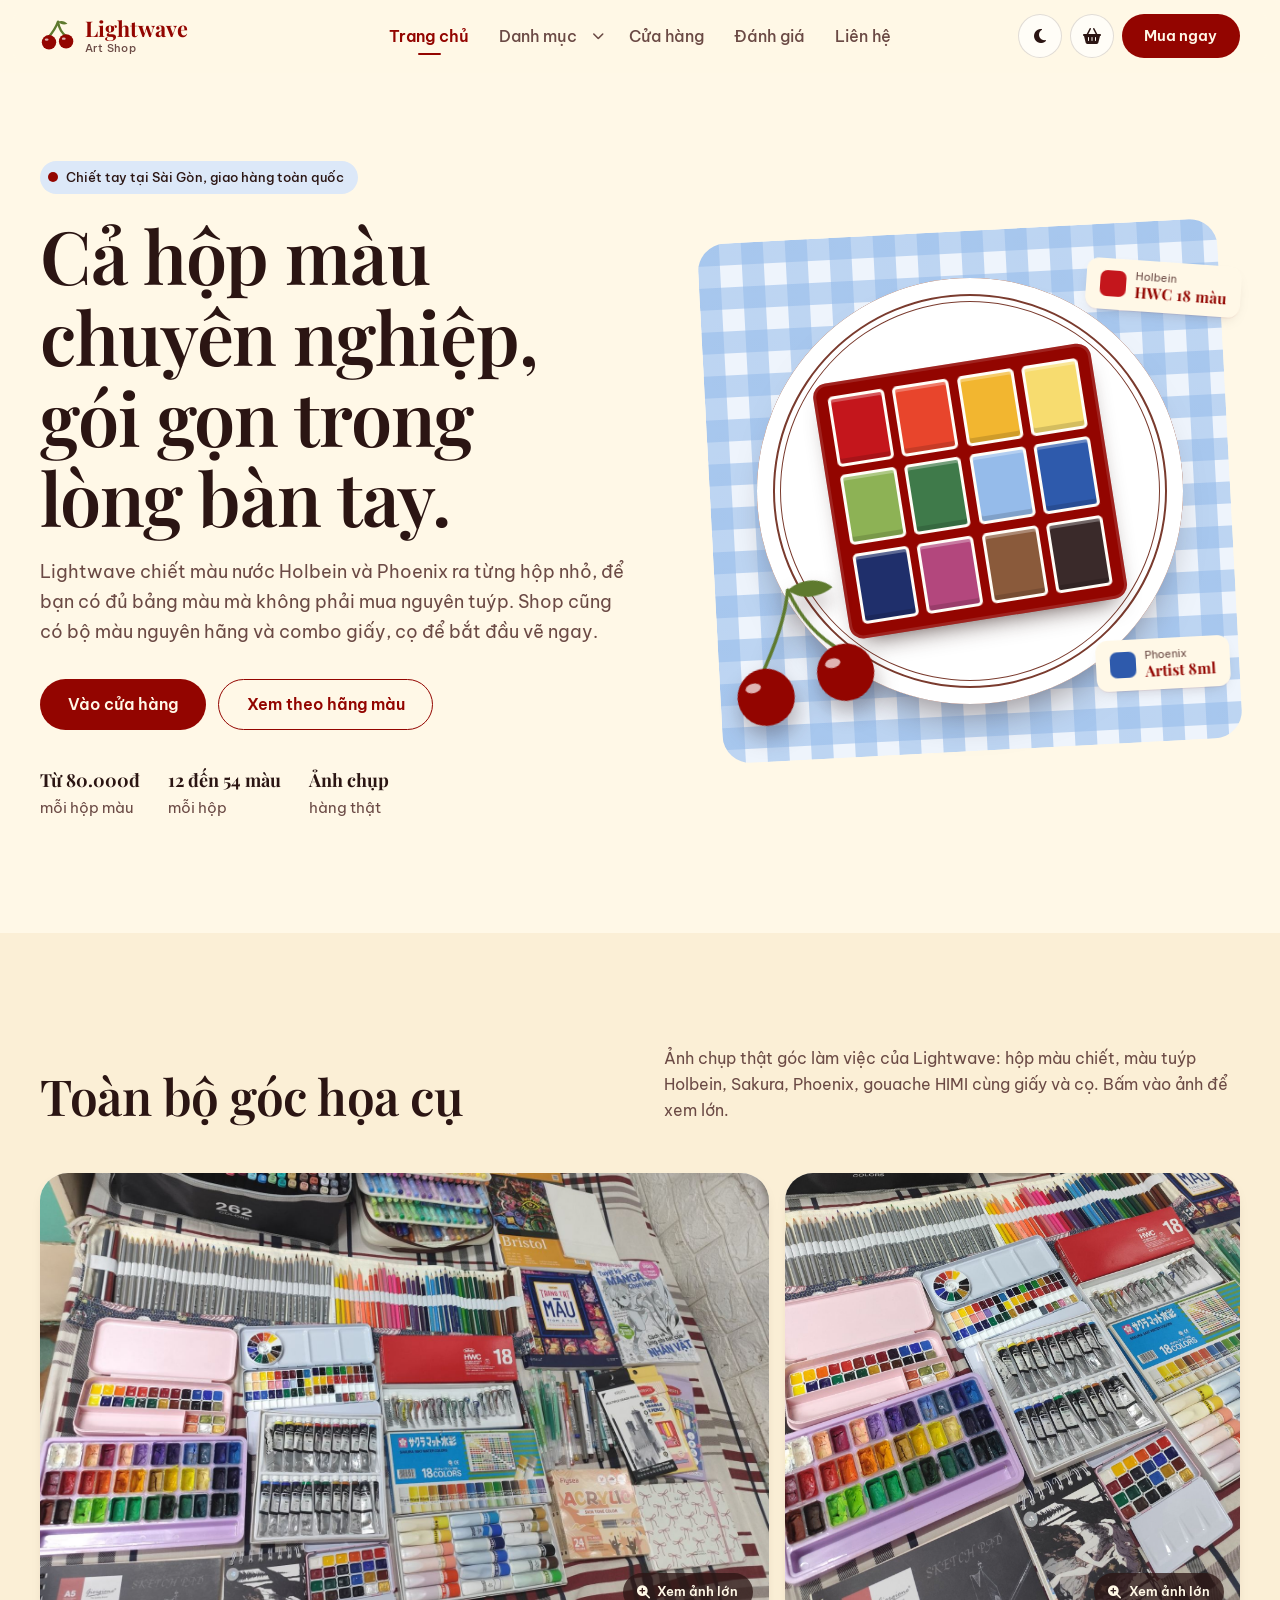
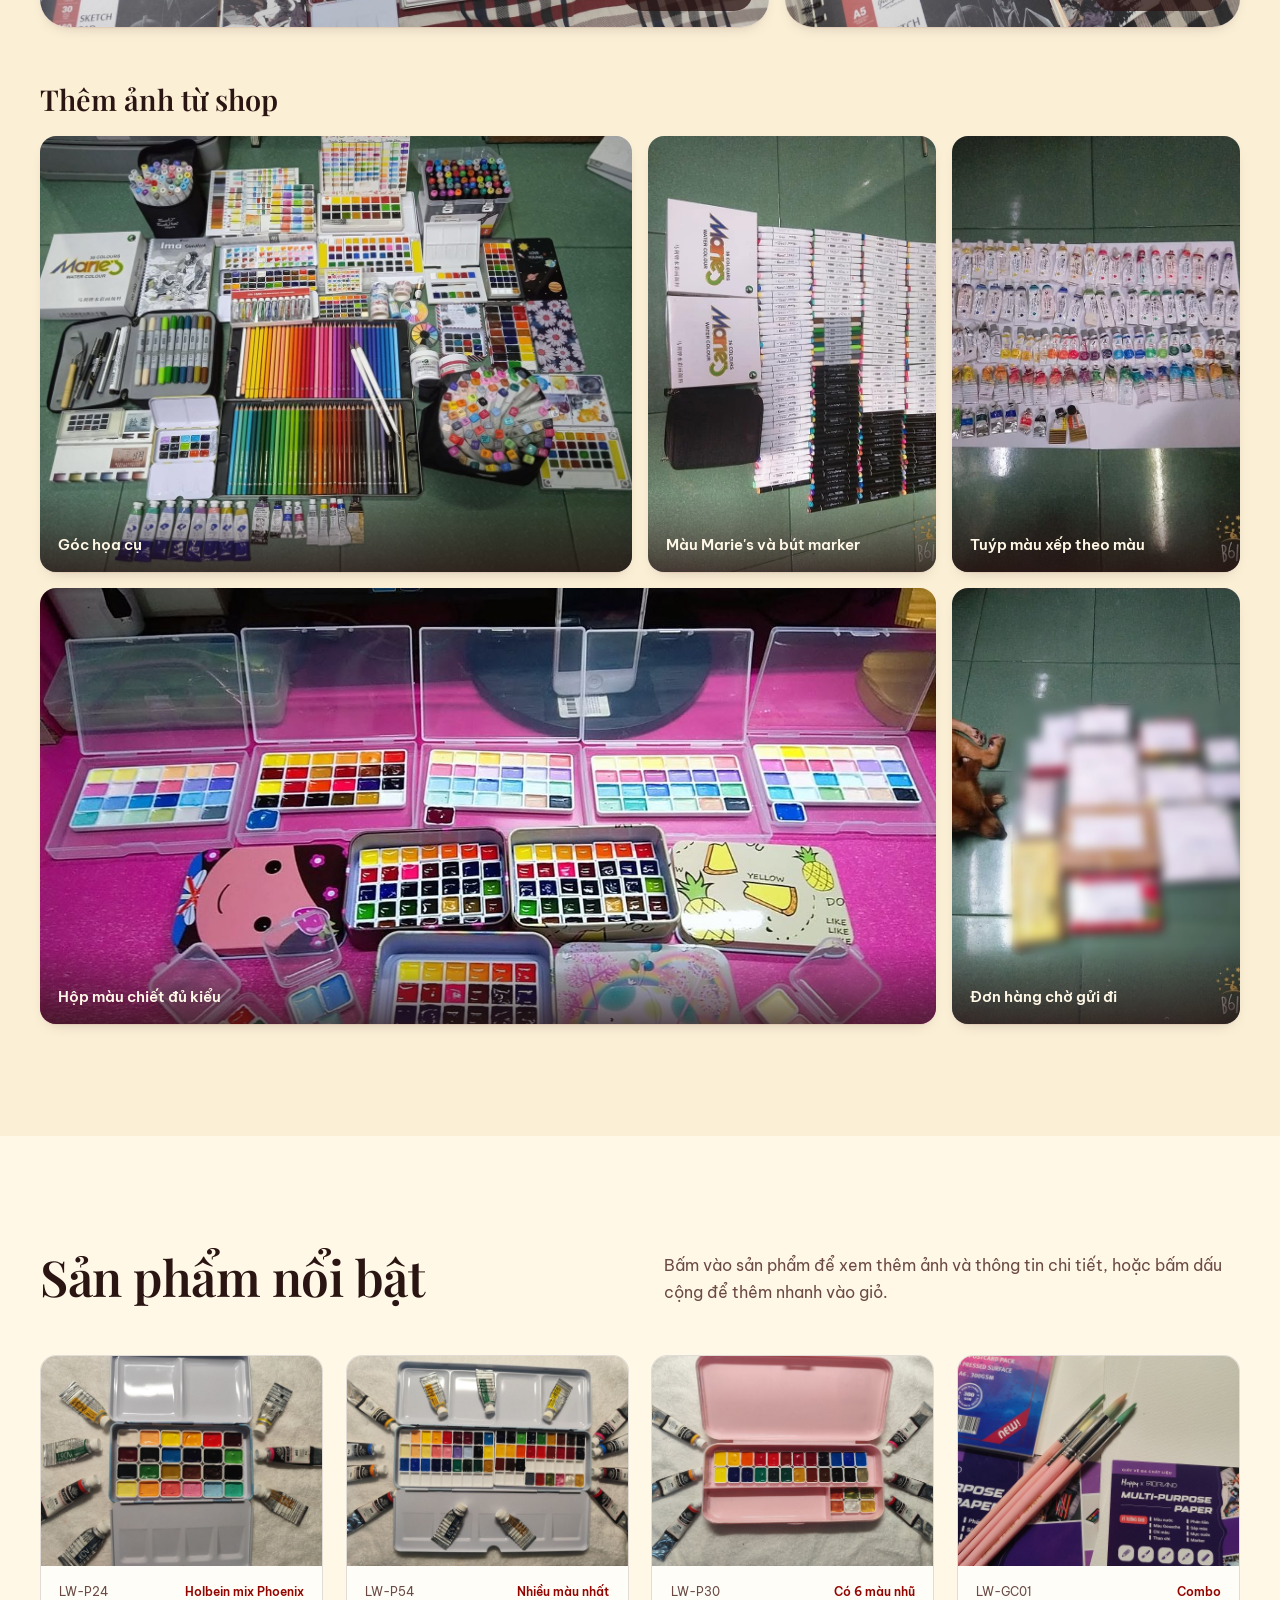
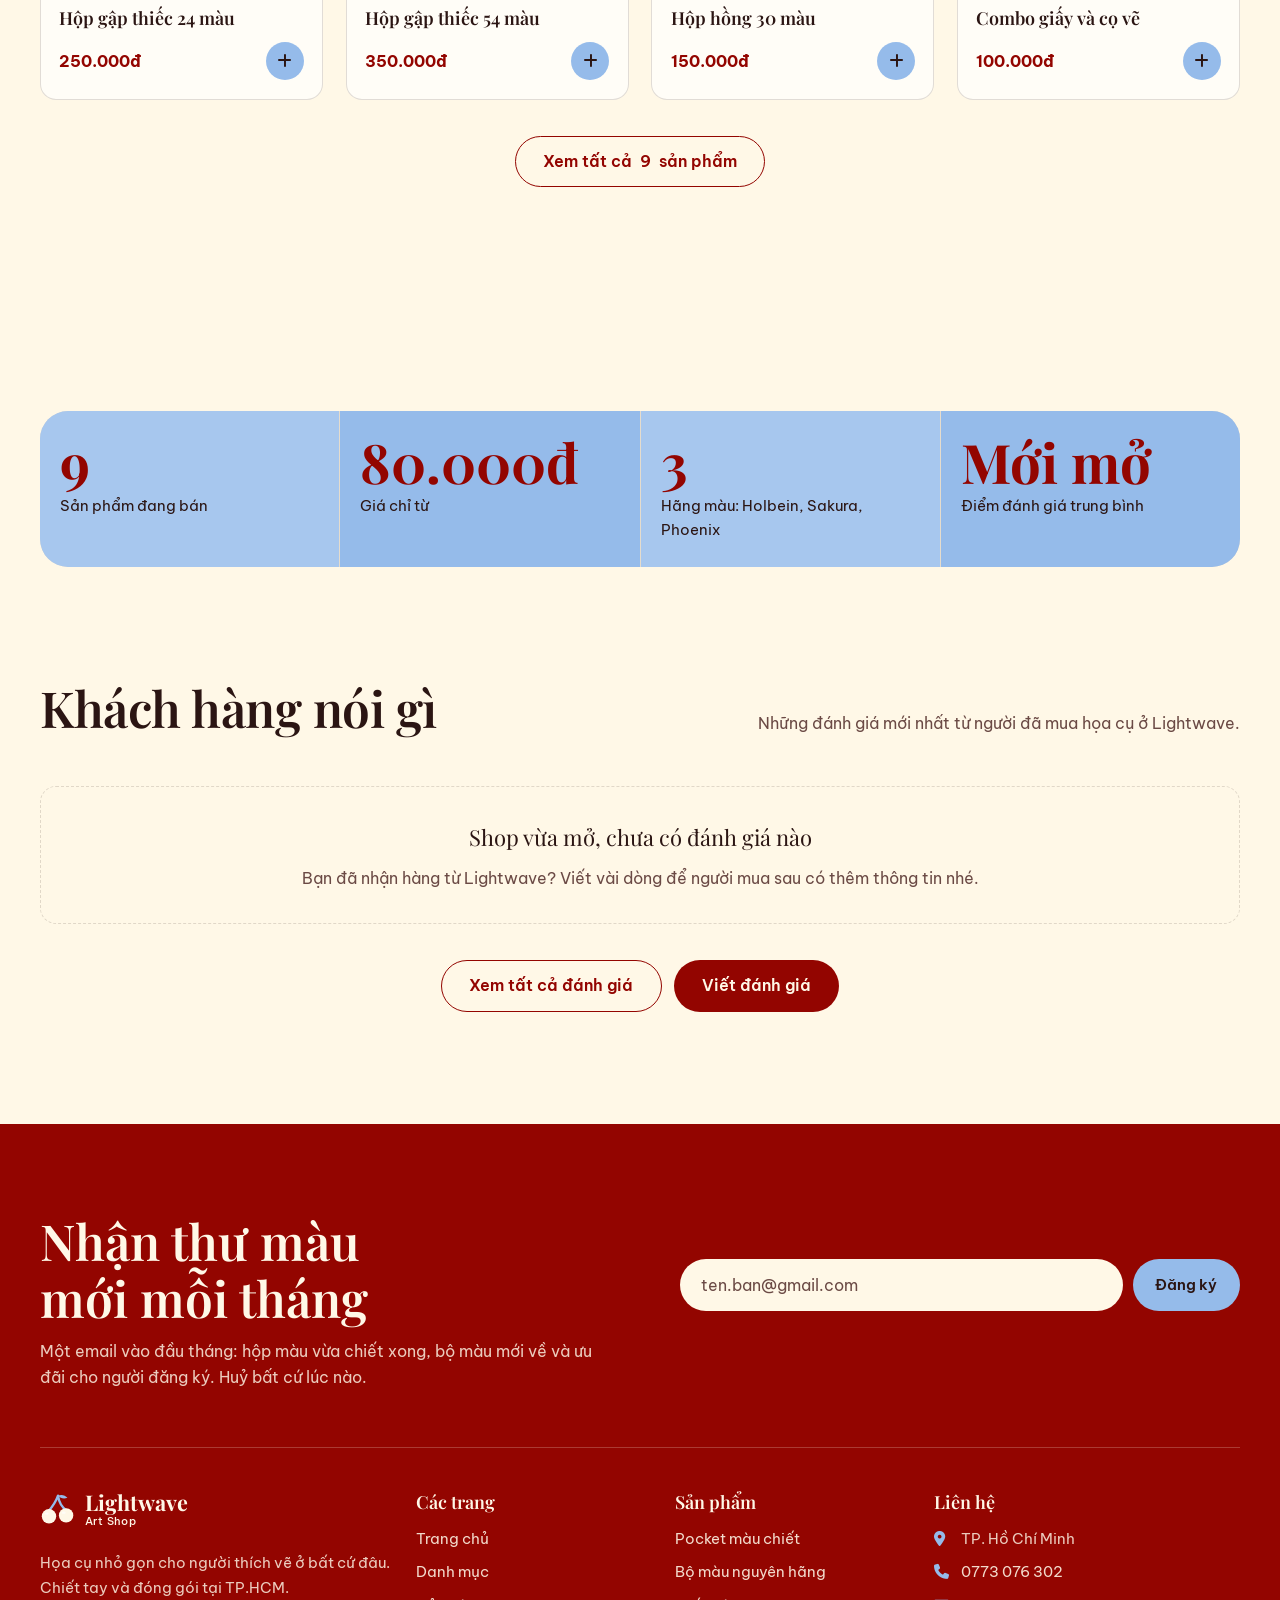
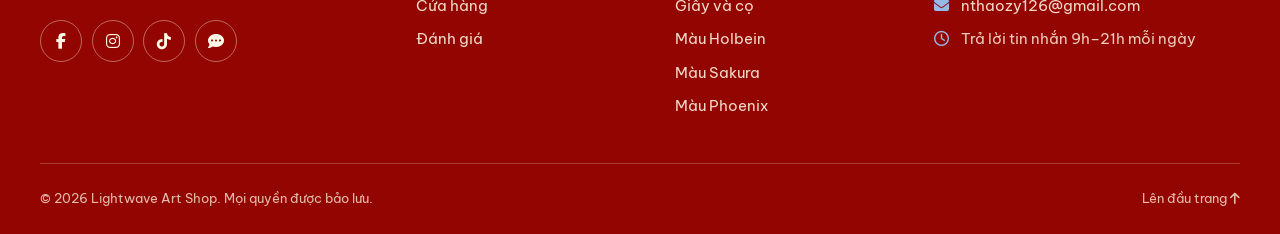
<file: index.html>
<!DOCTYPE html>
<html lang="vi" data-theme="light">
<head>
  <meta charset="UTF-8">
  <meta name="viewport" content="width=device-width, initial-scale=1.0">
  <title>Lightwave Art Shop | Pocket màu chiết, bộ màu Holbein, Sakura, Phoenix</title>
  <meta name="description" content="Lightwave Art Shop chiết màu nước Holbein và Phoenix vào hộp nhỏ gọn, bán bộ màu nguyên hãng và combo giấy, cọ. Giao hàng toàn quốc từ TP.HCM.">
  <meta name="theme-color" content="#930500">
  <meta property="og:type" content="website">
  <meta property="og:title" content="Lightwave Art Shop | Pocket màu chiết, bộ màu Holbein, Sakura, Phoenix">
  <meta property="og:description" content="Lightwave Art Shop chiết màu nước Holbein và Phoenix vào hộp nhỏ gọn, bán bộ màu nguyên hãng và combo giấy, cọ. Giao hàng toàn quốc từ TP.HCM.">
  <meta property="og:locale" content="vi_VN">
  <link rel="icon" href="data:image/svg+xml,%3Csvg xmlns='http://www.w3.org/2000/svg' viewBox='0 0 40 40'%3E%3Cpath d='M20 4c-2 6-6 12-11 18M20 4c1 7 4 13 10 17' fill='none' stroke='%235E7A2E' stroke-width='2.6' stroke-linecap='round'/%3E%3Ccircle cx='10' cy='27' r='8' fill='%23930500'/%3E%3Ccircle cx='29' cy='26' r='8' fill='%23930500'/%3E%3C/svg%3E">

  <!-- Google Fonts: Playfair Display (tiêu đề) + Be Vietnam Pro (nội dung), đều hỗ trợ tiếng Việt -->
  <link rel="preconnect" href="https://fonts.googleapis.com">
  <link rel="preconnect" href="https://fonts.gstatic.com" crossorigin>
  <link href="https://fonts.googleapis.com/css2?family=Be+Vietnam+Pro:wght@400;500;600;700&family=Playfair+Display:ital,wght@0,500;0,600;0,700;1,500&display=swap" rel="stylesheet">
  <!-- Font Awesome cho icon -->
  <link rel="stylesheet" href="https://cdnjs.cloudflare.com/ajax/libs/font-awesome/6.5.1/css/all.min.css" referrerpolicy="no-referrer">
  <link rel="stylesheet" href="style.css">
  <!-- Nạp sớm để áp dụng Dark/Light mode trước khi trang hiển thị (tránh nháy màu) -->
  <script src="script.js"></script>
</head>
<body data-page="home">
  <a class="skip-link" href="#main">Bỏ qua, tới nội dung chính</a>

  <!-- ============ HEADER (giống nhau ở mọi trang) ============ -->
  <header class="site-header" id="siteHeader">
    <div class="container header-inner">
      <a class="logo" href="index.html" aria-label="Lightwave Art Shop, về trang chủ">
        <svg class="logo-mark" viewBox="0 0 40 40" aria-hidden="true">
          <path class="stem" d="M20 4c-2 6-6 12-11 18M20 4c1 7 4 13 10 17" />
          <path class="leaf" d="M20 4c4-1.5 8-.5 10.5 2.5-4 1.5-8 .5-10.5-2.5z" />
          <circle class="cherry" cx="10" cy="27" r="8" />
          <circle class="cherry" cx="29" cy="26" r="8" />
          <ellipse class="shine" cx="7.4" cy="24" rx="2.1" ry="1.3" />
          <ellipse class="shine" cx="26.4" cy="23" rx="2.1" ry="1.3" />
        </svg>
        <span class="logo-text">Lightwave<small>Art Shop</small></span>
      </a>

      <nav class="main-nav" id="mainNav" aria-label="Điều hướng chính">
        <ul class="nav-list">
          <li><a class="nav-link" data-page="home" href="index.html">Trang chủ</a></li>
          <li class="has-sub">
            <a class="nav-link" data-page="danh-muc" href="danh-muc.html">Danh mục</a>
            <button class="sub-toggle" type="button" aria-expanded="false" aria-controls="brandMenu" aria-label="Xem danh mục theo hãng màu">
              <i class="fa-solid fa-chevron-down" aria-hidden="true"></i>
            </button>
            <ul class="sub-menu" id="brandMenu">
              <li><a class="sub-link" href="danh-muc.html#holbein"><span class="brand-dot" style="--c:#C4161C"></span>Màu Holbein</a></li>
              <li><a class="sub-link" href="danh-muc.html#sakura"><span class="brand-dot" style="--c:#2B8FD6"></span>Màu Sakura</a></li>
              <li><a class="sub-link" href="danh-muc.html#phoenix"><span class="brand-dot" style="--c:#E8742C"></span>Màu Phoenix</a></li>
            </ul>
          </li>
          <li><a class="nav-link" data-page="cua-hang" href="cua-hang.html">Cửa hàng</a></li>
          <li><a class="nav-link" data-page="danh-gia" href="danh-gia.html">Đánh giá</a></li>
          <li><a class="nav-link" data-nav="contact" href="#contact">Liên hệ</a></li>
        </ul>
        <a class="btn btn-primary nav-cta-mobile" href="cua-hang.html">Mua ngay</a>
      </nav>

      <div class="header-actions">
        <button class="icon-btn" id="themeToggle" type="button" aria-label="Chuyển sang giao diện tối">
          <i class="fa-solid fa-moon" aria-hidden="true"></i>
        </button>
        <button class="icon-btn cart-btn" id="cartBtn" type="button" aria-label="Mở giỏ hàng, đang có 0 sản phẩm">
          <i class="fa-solid fa-basket-shopping" aria-hidden="true"></i>
          <span class="cart-count" id="cartCount" aria-hidden="true">0</span>
        </button>
        <a class="btn btn-primary header-cta" href="cua-hang.html">Mua ngay</a>
        <button class="icon-btn menu-toggle" id="menuToggle" type="button" aria-label="Mở menu" aria-expanded="false" aria-controls="mainNav">
          <i class="fa-solid fa-bars" aria-hidden="true"></i>
        </button>
      </div>
    </div>
  </header>

  <main id="main" tabindex="-1">
    <!-- HERO -->
    <section class="hero" aria-labelledby="heroTitle">
      <div class="container hero-grid">
        <div class="hero-copy">
          <p class="hero-note">Chiết tay tại Sài Gòn, giao hàng toàn quốc</p>
          <h1 id="heroTitle">Cả hộp màu chuyên nghiệp, gói gọn trong lòng bàn tay.</h1>
          <p class="hero-lead">
            Lightwave chiết màu nước Holbein và Phoenix ra từng hộp nhỏ, để bạn có đủ bảng màu mà không phải mua nguyên tuýp.
            Shop cũng có bộ màu nguyên hãng và combo giấy, cọ để bắt đầu vẽ ngay.
          </p>
          <div class="hero-actions">
            <a class="btn btn-primary btn-lg" href="cua-hang.html">Vào cửa hàng</a>
            <a class="btn btn-ghost btn-lg" href="danh-muc.html">Xem theo hãng màu</a>
          </div>
          <ul class="hero-facts">
            <li><strong>Từ 80.000đ</strong> mỗi hộp màu</li>
            <li><strong>12 đến 54 màu</strong> mỗi hộp</li>
            <li><strong>Ảnh chụp</strong> hàng thật</li>
          </ul>
        </div>

        <!-- Minh hoạ: hộp màu trên đĩa sứ, nền khăn caro (vẽ bằng CSS + SVG) -->
        <div class="hero-visual" aria-hidden="true">
          <div class="gingham"></div>
          <div class="plate"></div>
          <div class="tin hero-tin">
            <span class="pan" style="--c:#C4161C;--i:0"></span>
            <span class="pan" style="--c:#E8452C;--i:1"></span>
            <span class="pan" style="--c:#F2B630;--i:2"></span>
            <span class="pan" style="--c:#F7DC6F;--i:3"></span>
            <span class="pan" style="--c:#8DB255;--i:4"></span>
            <span class="pan" style="--c:#3F7A4A;--i:5"></span>
            <span class="pan" style="--c:#95BBEA;--i:6"></span>
            <span class="pan" style="--c:#2E5AAC;--i:7"></span>
            <span class="pan" style="--c:#1F2F6B;--i:8"></span>
            <span class="pan" style="--c:#B3477D;--i:9"></span>
            <span class="pan" style="--c:#8A5A3B;--i:10"></span>
            <span class="pan" style="--c:#3A2A2A;--i:11"></span>
          </div>
          <svg class="hero-cherries" viewBox="0 0 120 120">
            <path class="stem" d="M64 8c-6 18-20 40-38 62M64 8c4 22 14 42 30 56" />
            <path class="leaf" d="M64 8c12-6 26-4 34 6-12 6-26 4-34-6z" />
            <circle class="cherry" cx="28" cy="84" r="22" />
            <circle class="cherry" cx="92" cy="80" r="22" />
            <ellipse class="shine" cx="20" cy="75" rx="6" ry="3.6" />
            <ellipse class="shine" cx="84" cy="71" rx="6" ry="3.6" />
          </svg>
          <div class="swatch-chip chip-a">
            <span class="chip-dot" style="--c:#C4161C"></span>
            <span class="chip-code">Holbein</span>
            <span class="chip-name">HWC 18 màu</span>
          </div>
          <div class="swatch-chip chip-b">
            <span class="chip-dot" style="--c:#2E5AAC"></span>
            <span class="chip-code">Phoenix</span>
            <span class="chip-name">Artist 8ml</span>
          </div>
        </div>
      </div>
    </section>

    <!-- ẢNH TOÀN CẢNH GÓC HỌA CỤ -->
    <section class="section showcase" id="goc-hoa-cu" aria-labelledby="showcaseTitle">
      <div class="container">
        <div class="section-head">
          <h2 id="showcaseTitle">Toàn bộ góc họa cụ</h2>
          <p>Ảnh chụp thật góc làm việc của Lightwave: hộp màu chiết, màu tuýp Holbein, Sakura, Phoenix, gouache HIMI cùng giấy và cọ. Bấm vào ảnh để xem lớn.</p>
        </div>
        <div class="showcase-grid">
          <button class="zoom-btn showcase-main" type="button" data-zoom="images/toan-bo-hoa-cu-1.jpg" data-alt="Toàn bộ họa cụ của Lightwave bày trên bàn: hộp màu chiết, màu tuýp, bút chì màu, sổ và sách vẽ">
            <img class="photo" src="images/toan-bo-hoa-cu-1.jpg" alt="Toàn bộ họa cụ của Lightwave bày trên bàn: hộp màu chiết, màu tuýp, bút chì màu, sổ và sách vẽ" loading="lazy">
            <span class="zoom-hint"><i class="fa-solid fa-magnifying-glass-plus" aria-hidden="true"></i> Xem ảnh lớn</span>
          </button>
          <button class="zoom-btn showcase-side" type="button" data-zoom="images/toan-bo-hoa-cu-2.jpg" data-alt="Cận cảnh hộp gouache HIMI tím, hộp màu hồng, màu tuýp Phoenix, Holbein và Sakura">
            <img class="photo" src="images/toan-bo-hoa-cu-2.jpg" alt="Cận cảnh hộp gouache HIMI tím, hộp màu hồng, màu tuýp Phoenix, Holbein và Sakura" loading="lazy">
            <span class="zoom-hint"><i class="fa-solid fa-magnifying-glass-plus" aria-hidden="true"></i> Xem ảnh lớn</span>
          </button>
        </div>

        <h3 class="wall-title">Thêm ảnh từ shop</h3>
        <div class="photo-wall">
          <button class="zoom-btn wall-item wall-big" type="button" data-zoom="images/shop-goc-hoa-cu.jpg" data-alt="Góc họa cụ: hộp màu nước, chì màu, bút marker, tuýp màu và sổ vẽ bày trên sàn">
            <img class="photo" src="images/shop-goc-hoa-cu.jpg" alt="Góc họa cụ: hộp màu nước, chì màu, bút marker, tuýp màu và sổ vẽ bày trên sàn" loading="lazy">
            <span class="wall-cap">Góc họa cụ</span>
          </button>
          <button class="zoom-btn wall-item wall-tall" type="button" data-zoom="images/shop-marker-maries.jpg" data-alt="Hai hộp màu nước Marie's 36 màu cùng nhiều hàng bút marker">
            <img class="photo" src="images/shop-marker-maries.jpg" alt="Hai hộp màu nước Marie's 36 màu cùng nhiều hàng bút marker" loading="lazy">
            <span class="wall-cap">Màu Marie's và bút marker</span>
          </button>
          <button class="zoom-btn wall-item wall-tall" type="button" data-zoom="images/shop-tuyp-mau.jpg" data-alt="Các tuýp màu nước xếp thành hàng theo từng màu">
            <img class="photo" src="images/shop-tuyp-mau.jpg" alt="Các tuýp màu nước xếp thành hàng theo từng màu" loading="lazy">
            <span class="wall-cap">Tuýp màu xếp theo màu</span>
          </button>
          <button class="zoom-btn wall-item wall-wide" type="button" data-zoom="images/shop-hop-mau-chiet.jpg" data-alt="Nhiều hộp màu chiết trong hộp nhựa nắp trong và hộp thiếc in hình">
            <img class="photo" src="images/shop-hop-mau-chiet.jpg" alt="Nhiều hộp màu chiết trong hộp nhựa nắp trong và hộp thiếc in hình" loading="lazy">
            <span class="wall-cap">Hộp màu chiết đủ kiểu</span>
          </button>
          <button class="zoom-btn wall-item wall-tall wall-last" type="button" data-zoom="images/shop-don-hang.jpg" data-alt="Các đơn hàng đã đóng gói chờ gửi đi, bên cạnh là chú chó của shop">
            <img class="photo" src="images/shop-don-hang.jpg" alt="Các đơn hàng đã đóng gói chờ gửi đi, bên cạnh là chú chó của shop" loading="lazy">
            <span class="wall-cap">Đơn hàng chờ gửi đi</span>
          </button>
        </div>
      </div>
    </section>

    <!-- SẢN PHẨM NỔI BẬT -->
    <section class="section featured" aria-labelledby="featuredTitle">
      <div class="container">
        <div class="section-head">
          <h2 id="featuredTitle">Sản phẩm nổi bật</h2>
          <p>Bấm vào sản phẩm để xem thêm ảnh và thông tin chi tiết, hoặc bấm dấu cộng để thêm nhanh vào giỏ.</p>
        </div>
        <div class="product-grid" data-featured="p24,p54,p30-pink,combo-giay-co"></div>
        <div class="section-foot">
          <a class="btn btn-ghost btn-lg" href="cua-hang.html">Xem tất cả <span data-stat="count"></span> sản phẩm</a>
        </div>
      </div>
    </section>

    <!-- THỐNG KÊ + ĐÁNH GIÁ -->
    <section class="section reviews" aria-labelledby="reviewsTitle">
      <div class="container">
        <dl class="stats">
          <div class="stat"><dt>Sản phẩm đang bán</dt><dd data-stat="count">9</dd></div>
          <div class="stat"><dt>Giá chỉ từ</dt><dd data-stat="min-price">80.000đ</dd></div>
          <div class="stat"><dt>Hãng màu: Holbein, Sakura, Phoenix</dt><dd>3</dd></div>
          <div class="stat"><dt>Điểm đánh giá trung bình</dt><dd data-stat="rating">–</dd></div>
        </dl>

        <div class="section-head">
          <h2 id="reviewsTitle">Khách hàng nói gì</h2>
          <p>Những đánh giá mới nhất từ người đã mua họa cụ ở Lightwave.</p>
        </div>
        <div class="review-list review-list--home" id="homeReviews"></div>
        <div class="section-foot">
          <a class="btn btn-ghost btn-lg" href="danh-gia.html">Xem tất cả đánh giá</a>
          <a class="btn btn-primary btn-lg" href="danh-gia.html#viet-danh-gia">Viết đánh giá</a>
        </div>
      </div>
    </section>
  </main>

  <!-- ============ FOOTER (giống nhau ở mọi trang) ============ -->
  <footer class="site-footer" id="contact" aria-labelledby="newsletterTitle">
    <div class="container">
      <div class="newsletter">
        <div class="newsletter-copy">
          <h2 id="newsletterTitle">Nhận thư màu mới mỗi tháng</h2>
          <p>Một email vào đầu tháng: hộp màu vừa chiết xong, bộ màu mới về và ưu đãi cho người đăng ký. Huỷ bất cứ lúc nào.</p>
        </div>
        <form class="newsletter-form" id="newsletterForm" novalidate>
          <label class="sr-only" for="newsletterEmail">Email của bạn</label>
          <input type="email" id="newsletterEmail" name="email" placeholder="ten.ban@gmail.com" autocomplete="email" required aria-describedby="newsletterMsg">
          <button class="btn btn-sky" type="submit">Đăng ký</button>
          <p class="form-msg" id="newsletterMsg" role="status"></p>
        </form>
      </div>

      <div class="footer-grid">
        <div class="footer-brand">
          <a class="logo logo--light" href="index.html" aria-label="Lightwave Art Shop, về trang chủ">
            <svg class="logo-mark" viewBox="0 0 40 40" aria-hidden="true">
          <path class="stem" d="M20 4c-2 6-6 12-11 18M20 4c1 7 4 13 10 17" />
          <path class="leaf" d="M20 4c4-1.5 8-.5 10.5 2.5-4 1.5-8 .5-10.5-2.5z" />
          <circle class="cherry" cx="10" cy="27" r="8" />
          <circle class="cherry" cx="29" cy="26" r="8" />
          <ellipse class="shine" cx="7.4" cy="24" rx="2.1" ry="1.3" />
          <ellipse class="shine" cx="26.4" cy="23" rx="2.1" ry="1.3" />
        </svg>
            <span class="logo-text">Lightwave<small>Art Shop</small></span>
          </a>
          <p>Họa cụ nhỏ gọn cho người thích vẽ ở bất cứ đâu. Chiết tay và đóng gói tại TP.HCM.</p>
          <ul class="socials" aria-label="Mạng xã hội">
            <li><a href="#" aria-label="Facebook"><i class="fa-brands fa-facebook-f" aria-hidden="true"></i></a></li>
            <li><a href="#" aria-label="Instagram"><i class="fa-brands fa-instagram" aria-hidden="true"></i></a></li>
            <li><a href="#" aria-label="TikTok"><i class="fa-brands fa-tiktok" aria-hidden="true"></i></a></li>
            <li><a href="https://zalo.me/0773076302" aria-label="Zalo" target="_blank" rel="noopener"><i class="fa-solid fa-comment-dots" aria-hidden="true"></i></a></li>
          </ul>
        </div>

        <nav class="footer-col" aria-label="Liên kết nhanh">
          <h3>Các trang</h3>
          <ul>
            <li><a href="index.html">Trang chủ</a></li>
            <li><a href="danh-muc.html">Danh mục</a></li>
            <li><a href="cua-hang.html">Cửa hàng</a></li>
            <li><a href="danh-gia.html">Đánh giá</a></li>
          </ul>
        </nav>

        <div class="footer-col">
          <h3>Sản phẩm</h3>
          <ul>
            <li><a href="cua-hang.html#pocket">Pocket màu chiết</a></li>
            <li><a href="cua-hang.html#set">Bộ màu nguyên hãng</a></li>
            <li><a href="cua-hang.html#paper">Giấy và cọ</a></li>
            <li><a href="danh-muc.html#holbein">Màu Holbein</a></li>
            <li><a href="danh-muc.html#sakura">Màu Sakura</a></li>
            <li><a href="danh-muc.html#phoenix">Màu Phoenix</a></li>
          </ul>
        </div>

        <address class="footer-col">
          <h3>Liên hệ</h3>
          <ul>
            <li><i class="fa-solid fa-location-dot" aria-hidden="true"></i> TP. Hồ Chí Minh</li>
            <li><i class="fa-solid fa-phone" aria-hidden="true"></i> <a href="tel:0773076302">0773 076 302</a></li>
            <li><i class="fa-solid fa-envelope" aria-hidden="true"></i> <a href="mailto:nthaozy126@gmail.com">nthaozy126@gmail.com</a></li>
            <li><i class="fa-regular fa-clock" aria-hidden="true"></i> Trả lời tin nhắn 9h–21h mỗi ngày</li>
          </ul>
        </address>
      </div>

      <div class="footer-bottom">
        <p>© <span id="year">2026</span> Lightwave Art Shop. Mọi quyền được bảo lưu.</p>
        <a href="#main" class="back-top">Lên đầu trang <i class="fa-solid fa-arrow-up" aria-hidden="true"></i></a>
      </div>
    </div>
  </footer>

  <!-- ============ MODAL dùng chung (chi tiết sản phẩm, giỏ hàng, xem ảnh lớn) ============ -->
  <div class="modal" id="modal" aria-hidden="true">
    <div class="modal-backdrop" data-close-modal></div>
    <div class="modal-panel" role="dialog" aria-modal="true" aria-labelledby="modalTitle">
      <button class="modal-close icon-btn" type="button" aria-label="Đóng" data-close-modal>
        <i class="fa-solid fa-xmark" aria-hidden="true"></i>
      </button>
      <div class="modal-body" id="modalBody"></div>
    </div>
  </div>

  <!-- Thông báo nhỏ (toast) -->
  <div class="toast" id="toast" role="status" aria-live="polite"></div>
</body>
</html>
</file>
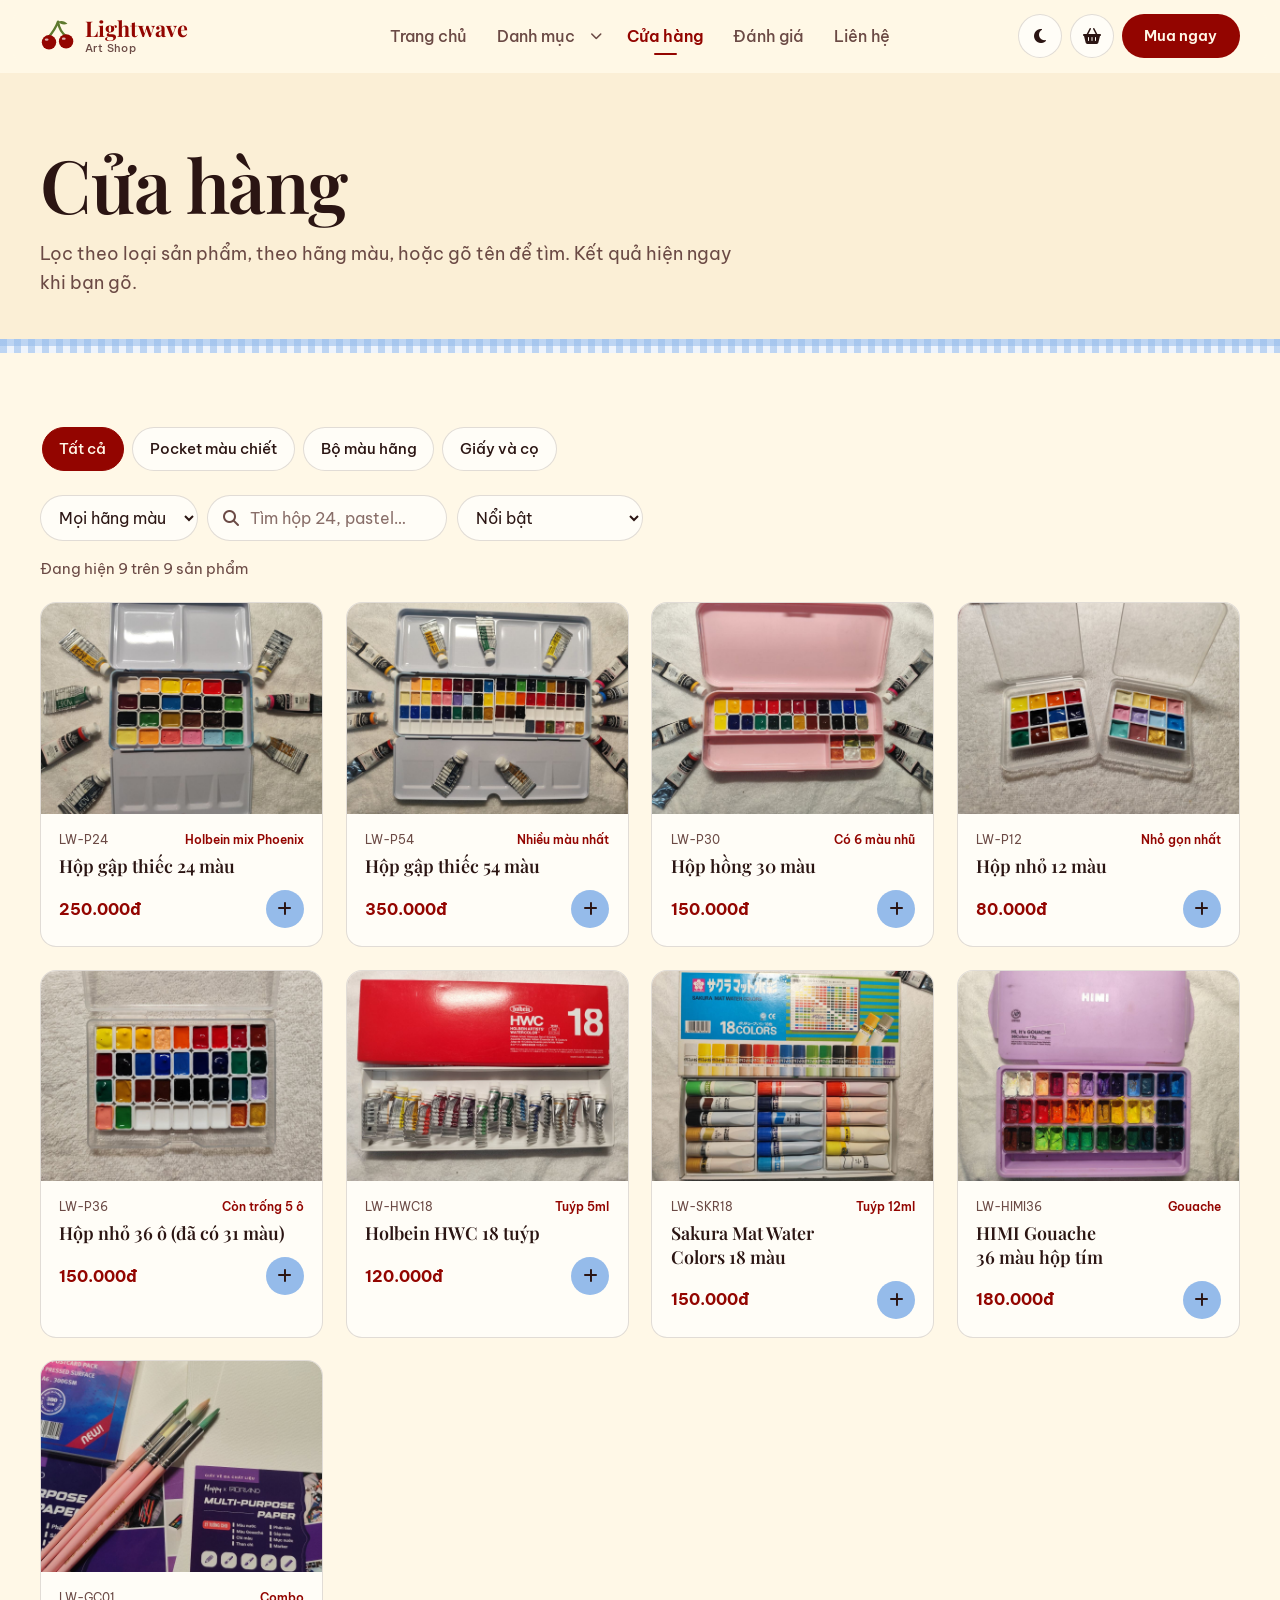
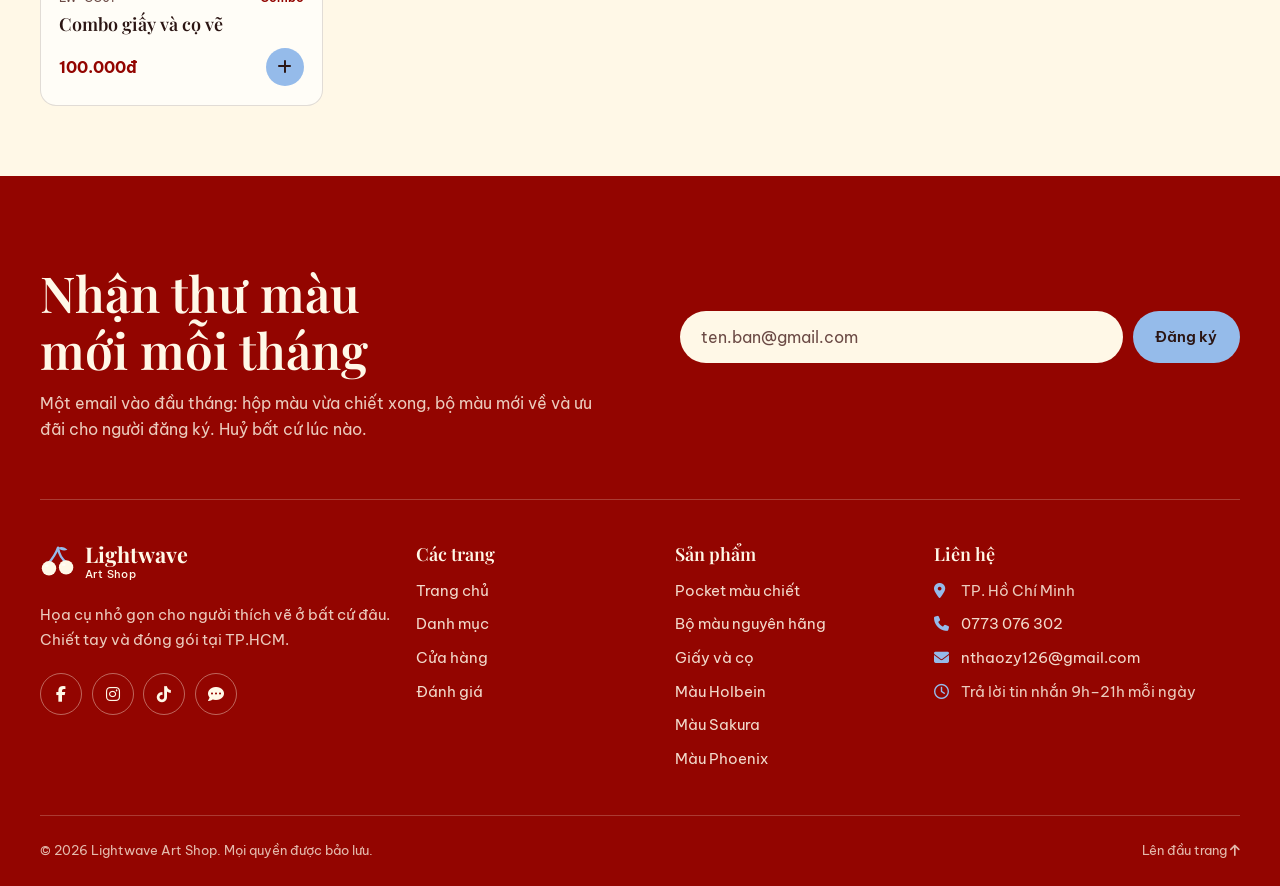
<file: cua-hang.html>
<!DOCTYPE html>
<html lang="vi" data-theme="light">
<head>
  <meta charset="UTF-8">
  <meta name="viewport" content="width=device-width, initial-scale=1.0">
  <title>Cửa hàng | Lightwave Art Shop</title>
  <meta name="description" content="Mua pocket màu chiết, bộ màu Holbein, Sakura, HIMI và combo giấy cọ tại Lightwave Art Shop. Lọc và tìm sản phẩm nhanh.">
  <meta name="theme-color" content="#930500">
  <meta property="og:type" content="website">
  <meta property="og:title" content="Cửa hàng | Lightwave Art Shop">
  <meta property="og:description" content="Mua pocket màu chiết, bộ màu Holbein, Sakura, HIMI và combo giấy cọ tại Lightwave Art Shop. Lọc và tìm sản phẩm nhanh.">
  <meta property="og:locale" content="vi_VN">
  <link rel="icon" href="data:image/svg+xml,%3Csvg xmlns='http://www.w3.org/2000/svg' viewBox='0 0 40 40'%3E%3Cpath d='M20 4c-2 6-6 12-11 18M20 4c1 7 4 13 10 17' fill='none' stroke='%235E7A2E' stroke-width='2.6' stroke-linecap='round'/%3E%3Ccircle cx='10' cy='27' r='8' fill='%23930500'/%3E%3Ccircle cx='29' cy='26' r='8' fill='%23930500'/%3E%3C/svg%3E">

  <!-- Google Fonts: Playfair Display (tiêu đề) + Be Vietnam Pro (nội dung), đều hỗ trợ tiếng Việt -->
  <link rel="preconnect" href="https://fonts.googleapis.com">
  <link rel="preconnect" href="https://fonts.gstatic.com" crossorigin>
  <link href="https://fonts.googleapis.com/css2?family=Be+Vietnam+Pro:wght@400;500;600;700&family=Playfair+Display:ital,wght@0,500;0,600;0,700;1,500&display=swap" rel="stylesheet">
  <!-- Font Awesome cho icon -->
  <link rel="stylesheet" href="https://cdnjs.cloudflare.com/ajax/libs/font-awesome/6.5.1/css/all.min.css" referrerpolicy="no-referrer">
  <link rel="stylesheet" href="style.css">
  <!-- Nạp sớm để áp dụng Dark/Light mode trước khi trang hiển thị (tránh nháy màu) -->
  <script src="script.js"></script>
</head>
<body data-page="cua-hang">
  <a class="skip-link" href="#main">Bỏ qua, tới nội dung chính</a>

  <!-- ============ HEADER (giống nhau ở mọi trang) ============ -->
  <header class="site-header" id="siteHeader">
    <div class="container header-inner">
      <a class="logo" href="index.html" aria-label="Lightwave Art Shop, về trang chủ">
        <svg class="logo-mark" viewBox="0 0 40 40" aria-hidden="true">
          <path class="stem" d="M20 4c-2 6-6 12-11 18M20 4c1 7 4 13 10 17" />
          <path class="leaf" d="M20 4c4-1.5 8-.5 10.5 2.5-4 1.5-8 .5-10.5-2.5z" />
          <circle class="cherry" cx="10" cy="27" r="8" />
          <circle class="cherry" cx="29" cy="26" r="8" />
          <ellipse class="shine" cx="7.4" cy="24" rx="2.1" ry="1.3" />
          <ellipse class="shine" cx="26.4" cy="23" rx="2.1" ry="1.3" />
        </svg>
        <span class="logo-text">Lightwave<small>Art Shop</small></span>
      </a>

      <nav class="main-nav" id="mainNav" aria-label="Điều hướng chính">
        <ul class="nav-list">
          <li><a class="nav-link" data-page="home" href="index.html">Trang chủ</a></li>
          <li class="has-sub">
            <a class="nav-link" data-page="danh-muc" href="danh-muc.html">Danh mục</a>
            <button class="sub-toggle" type="button" aria-expanded="false" aria-controls="brandMenu" aria-label="Xem danh mục theo hãng màu">
              <i class="fa-solid fa-chevron-down" aria-hidden="true"></i>
            </button>
            <ul class="sub-menu" id="brandMenu">
              <li><a class="sub-link" href="danh-muc.html#holbein"><span class="brand-dot" style="--c:#C4161C"></span>Màu Holbein</a></li>
              <li><a class="sub-link" href="danh-muc.html#sakura"><span class="brand-dot" style="--c:#2B8FD6"></span>Màu Sakura</a></li>
              <li><a class="sub-link" href="danh-muc.html#phoenix"><span class="brand-dot" style="--c:#E8742C"></span>Màu Phoenix</a></li>
            </ul>
          </li>
          <li><a class="nav-link" data-page="cua-hang" href="cua-hang.html">Cửa hàng</a></li>
          <li><a class="nav-link" data-page="danh-gia" href="danh-gia.html">Đánh giá</a></li>
          <li><a class="nav-link" data-nav="contact" href="#contact">Liên hệ</a></li>
        </ul>
        <a class="btn btn-primary nav-cta-mobile" href="cua-hang.html">Mua ngay</a>
      </nav>

      <div class="header-actions">
        <button class="icon-btn" id="themeToggle" type="button" aria-label="Chuyển sang giao diện tối">
          <i class="fa-solid fa-moon" aria-hidden="true"></i>
        </button>
        <button class="icon-btn cart-btn" id="cartBtn" type="button" aria-label="Mở giỏ hàng, đang có 0 sản phẩm">
          <i class="fa-solid fa-basket-shopping" aria-hidden="true"></i>
          <span class="cart-count" id="cartCount" aria-hidden="true">0</span>
        </button>
        <a class="btn btn-primary header-cta" href="cua-hang.html">Mua ngay</a>
        <button class="icon-btn menu-toggle" id="menuToggle" type="button" aria-label="Mở menu" aria-expanded="false" aria-controls="mainNav">
          <i class="fa-solid fa-bars" aria-hidden="true"></i>
        </button>
      </div>
    </div>
  </header>

  <main id="main" tabindex="-1">
    <section class="page-head">
      <div class="container">
        <h1>Cửa hàng</h1>
        <p>Lọc theo loại sản phẩm, theo hãng màu, hoặc gõ tên để tìm. Kết quả hiện ngay khi bạn gõ.</p>
      </div>
    </section>

    <section class="section section--tight shop" aria-labelledby="shopToolsTitle">
      <div class="container">
        <h2 class="sr-only" id="shopToolsTitle">Danh sách sản phẩm</h2>
        <div class="shop-toolbar">
          <div class="filter-group" role="group" aria-label="Lọc theo loại sản phẩm">
            <button class="filter-chip" type="button" data-filter="all" aria-pressed="true">Tất cả</button>
            <button class="filter-chip" type="button" data-filter="pocket" aria-pressed="false">Pocket màu chiết</button>
            <button class="filter-chip" type="button" data-filter="set" aria-pressed="false">Bộ màu hãng</button>
            <button class="filter-chip" type="button" data-filter="paper" aria-pressed="false">Giấy và cọ</button>
          </div>

          <div class="toolbar-right">
            <label class="sr-only" for="brandSelect">Lọc theo hãng màu</label>
            <select class="sort-select" id="brandSelect">
              <option value="all">Mọi hãng màu</option>
              <option value="holbein">Màu Holbein</option>
              <option value="sakura">Màu Sakura</option>
              <option value="phoenix">Màu Phoenix</option>
            </select>
            <div class="search-box">
              <label class="sr-only" for="searchInput">Tìm sản phẩm</label>
              <i class="fa-solid fa-magnifying-glass" aria-hidden="true"></i>
              <input type="search" id="searchInput" placeholder="Tìm hộp 24, pastel…" autocomplete="off">
            </div>
            <label class="sr-only" for="sortSelect">Sắp xếp</label>
            <select class="sort-select" id="sortSelect">
              <option value="featured">Nổi bật</option>
              <option value="price-asc">Giá thấp đến cao</option>
              <option value="price-desc">Giá cao đến thấp</option>
            </select>
          </div>
        </div>

        <p class="result-count" id="resultCount" aria-live="polite"></p>

        <div class="product-grid" id="productGrid"></div>

        <div class="empty-state" id="emptyState" hidden>
          <svg viewBox="0 0 120 120" aria-hidden="true" class="empty-art">
            <path class="stem" d="M64 8c-6 18-20 40-38 62" />
            <circle class="cherry" cx="28" cy="84" r="22" />
            <ellipse class="shine" cx="20" cy="75" rx="6" ry="3.6" />
          </svg>
          <p class="empty-title" id="emptyTitle">Chưa có sản phẩm khớp</p>
          <p>Thử một từ khoá ngắn hơn, ví dụ “24”, “pastel” hoặc “Holbein”, hoặc xem lại toàn bộ cửa hàng.</p>
          <button class="btn btn-ghost" type="button" id="resetFilters">Xem tất cả sản phẩm</button>
        </div>
      </div>
    </section>
  </main>

  <!-- ============ FOOTER (giống nhau ở mọi trang) ============ -->
  <footer class="site-footer" id="contact" aria-labelledby="newsletterTitle">
    <div class="container">
      <div class="newsletter">
        <div class="newsletter-copy">
          <h2 id="newsletterTitle">Nhận thư màu mới mỗi tháng</h2>
          <p>Một email vào đầu tháng: hộp màu vừa chiết xong, bộ màu mới về và ưu đãi cho người đăng ký. Huỷ bất cứ lúc nào.</p>
        </div>
        <form class="newsletter-form" id="newsletterForm" novalidate>
          <label class="sr-only" for="newsletterEmail">Email của bạn</label>
          <input type="email" id="newsletterEmail" name="email" placeholder="ten.ban@gmail.com" autocomplete="email" required aria-describedby="newsletterMsg">
          <button class="btn btn-sky" type="submit">Đăng ký</button>
          <p class="form-msg" id="newsletterMsg" role="status"></p>
        </form>
      </div>

      <div class="footer-grid">
        <div class="footer-brand">
          <a class="logo logo--light" href="index.html" aria-label="Lightwave Art Shop, về trang chủ">
            <svg class="logo-mark" viewBox="0 0 40 40" aria-hidden="true">
          <path class="stem" d="M20 4c-2 6-6 12-11 18M20 4c1 7 4 13 10 17" />
          <path class="leaf" d="M20 4c4-1.5 8-.5 10.5 2.5-4 1.5-8 .5-10.5-2.5z" />
          <circle class="cherry" cx="10" cy="27" r="8" />
          <circle class="cherry" cx="29" cy="26" r="8" />
          <ellipse class="shine" cx="7.4" cy="24" rx="2.1" ry="1.3" />
          <ellipse class="shine" cx="26.4" cy="23" rx="2.1" ry="1.3" />
        </svg>
            <span class="logo-text">Lightwave<small>Art Shop</small></span>
          </a>
          <p>Họa cụ nhỏ gọn cho người thích vẽ ở bất cứ đâu. Chiết tay và đóng gói tại TP.HCM.</p>
          <ul class="socials" aria-label="Mạng xã hội">
            <li><a href="#" aria-label="Facebook"><i class="fa-brands fa-facebook-f" aria-hidden="true"></i></a></li>
            <li><a href="#" aria-label="Instagram"><i class="fa-brands fa-instagram" aria-hidden="true"></i></a></li>
            <li><a href="#" aria-label="TikTok"><i class="fa-brands fa-tiktok" aria-hidden="true"></i></a></li>
            <li><a href="https://zalo.me/0773076302" aria-label="Zalo" target="_blank" rel="noopener"><i class="fa-solid fa-comment-dots" aria-hidden="true"></i></a></li>
          </ul>
        </div>

        <nav class="footer-col" aria-label="Liên kết nhanh">
          <h3>Các trang</h3>
          <ul>
            <li><a href="index.html">Trang chủ</a></li>
            <li><a href="danh-muc.html">Danh mục</a></li>
            <li><a href="cua-hang.html">Cửa hàng</a></li>
            <li><a href="danh-gia.html">Đánh giá</a></li>
          </ul>
        </nav>

        <div class="footer-col">
          <h3>Sản phẩm</h3>
          <ul>
            <li><a href="cua-hang.html#pocket">Pocket màu chiết</a></li>
            <li><a href="cua-hang.html#set">Bộ màu nguyên hãng</a></li>
            <li><a href="cua-hang.html#paper">Giấy và cọ</a></li>
            <li><a href="danh-muc.html#holbein">Màu Holbein</a></li>
            <li><a href="danh-muc.html#sakura">Màu Sakura</a></li>
            <li><a href="danh-muc.html#phoenix">Màu Phoenix</a></li>
          </ul>
        </div>

        <address class="footer-col">
          <h3>Liên hệ</h3>
          <ul>
            <li><i class="fa-solid fa-location-dot" aria-hidden="true"></i> TP. Hồ Chí Minh</li>
            <li><i class="fa-solid fa-phone" aria-hidden="true"></i> <a href="tel:0773076302">0773 076 302</a></li>
            <li><i class="fa-solid fa-envelope" aria-hidden="true"></i> <a href="mailto:nthaozy126@gmail.com">nthaozy126@gmail.com</a></li>
            <li><i class="fa-regular fa-clock" aria-hidden="true"></i> Trả lời tin nhắn 9h–21h mỗi ngày</li>
          </ul>
        </address>
      </div>

      <div class="footer-bottom">
        <p>© <span id="year">2026</span> Lightwave Art Shop. Mọi quyền được bảo lưu.</p>
        <a href="#main" class="back-top">Lên đầu trang <i class="fa-solid fa-arrow-up" aria-hidden="true"></i></a>
      </div>
    </div>
  </footer>

  <!-- ============ MODAL dùng chung (chi tiết sản phẩm, giỏ hàng, xem ảnh lớn) ============ -->
  <div class="modal" id="modal" aria-hidden="true">
    <div class="modal-backdrop" data-close-modal></div>
    <div class="modal-panel" role="dialog" aria-modal="true" aria-labelledby="modalTitle">
      <button class="modal-close icon-btn" type="button" aria-label="Đóng" data-close-modal>
        <i class="fa-solid fa-xmark" aria-hidden="true"></i>
      </button>
      <div class="modal-body" id="modalBody"></div>
    </div>
  </div>

  <!-- Thông báo nhỏ (toast) -->
  <div class="toast" id="toast" role="status" aria-live="polite"></div>
</body>
</html>
</file>
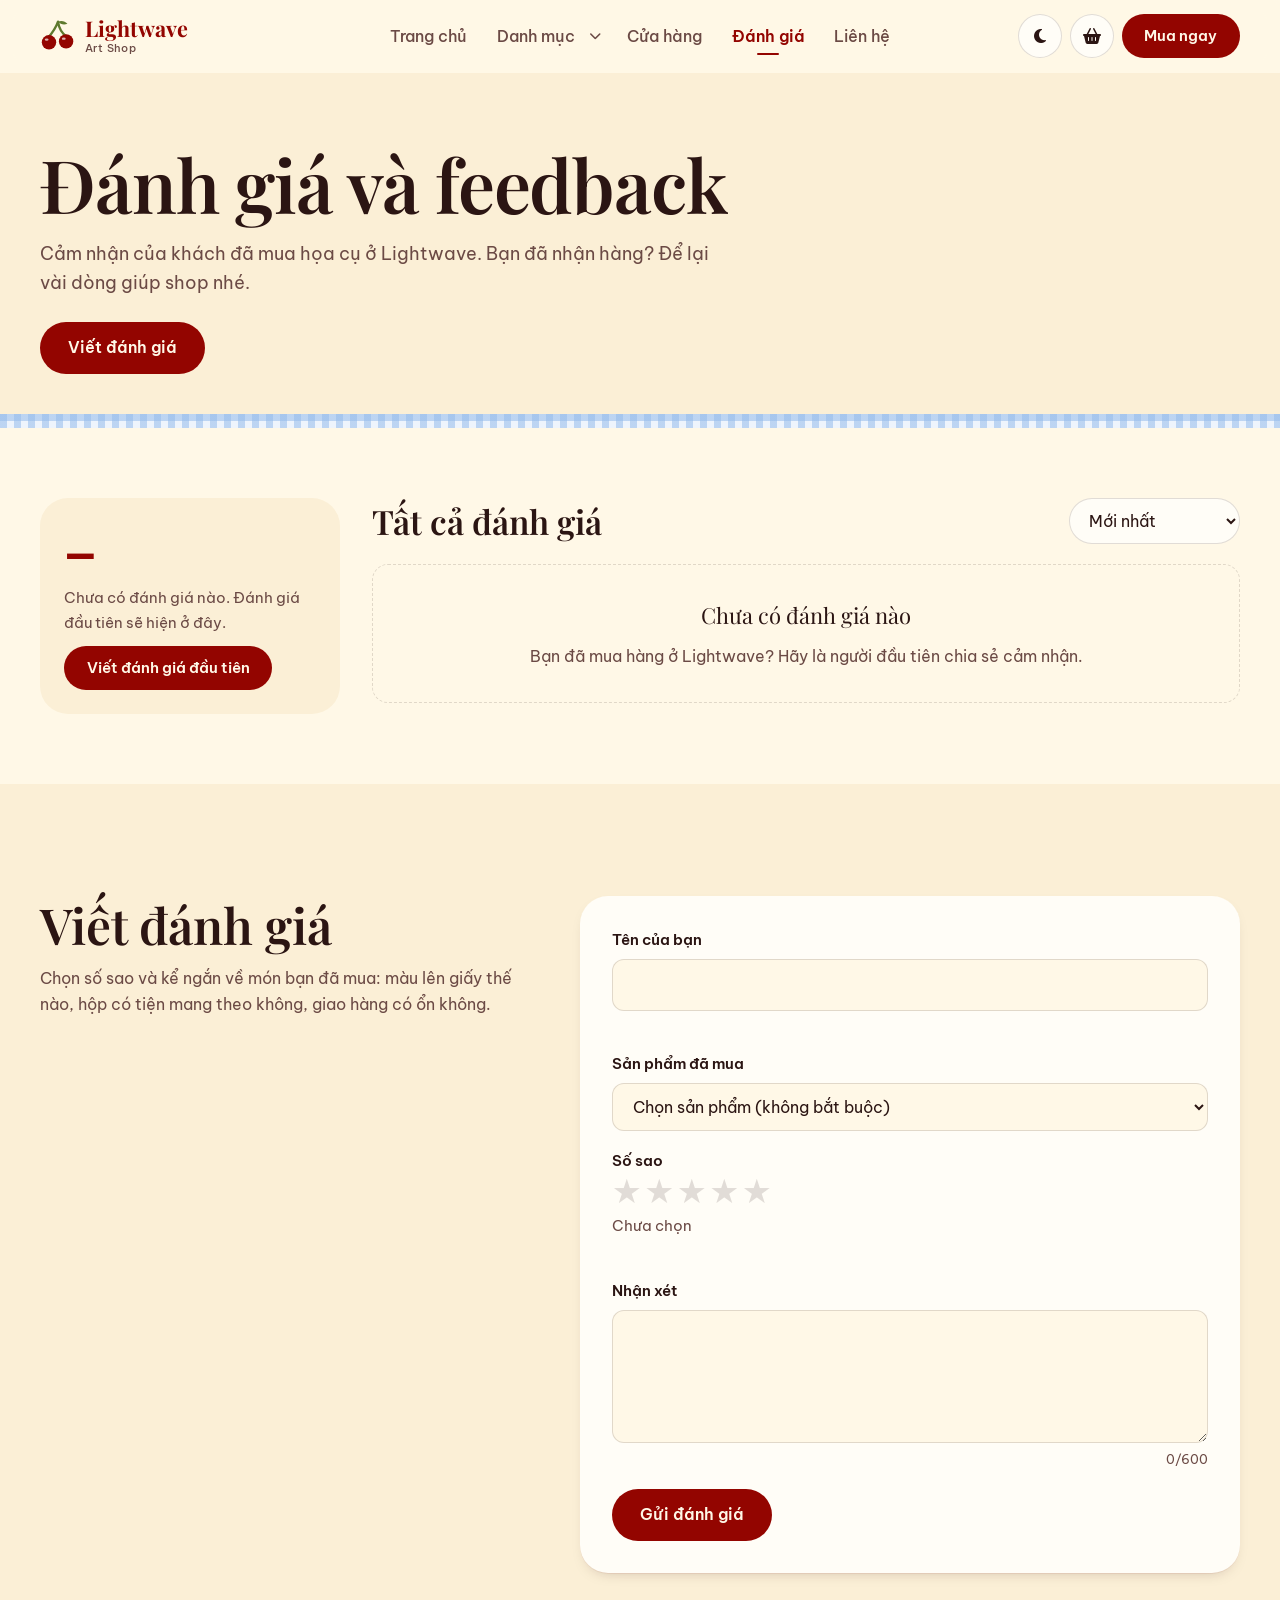
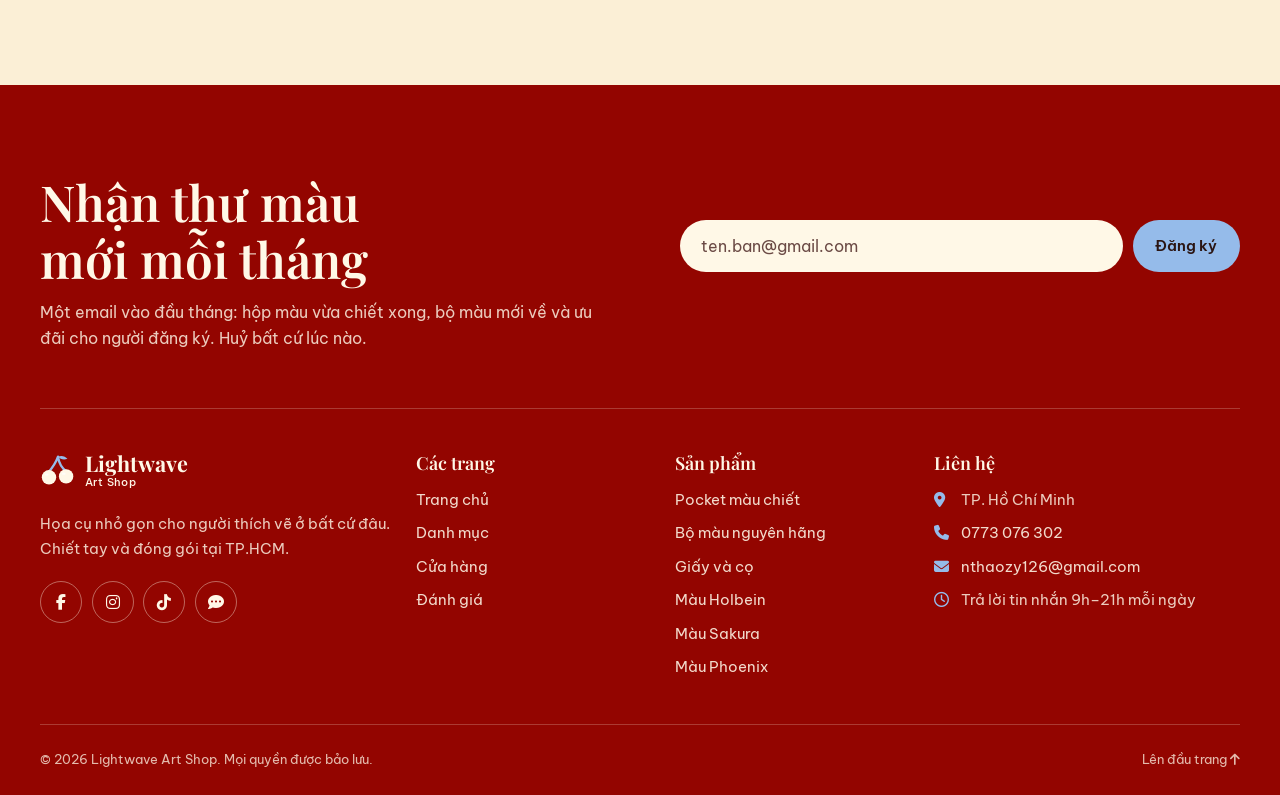
<file: danh-gia.html>
<!DOCTYPE html>
<html lang="vi" data-theme="light">
<head>
  <meta charset="UTF-8">
  <meta name="viewport" content="width=device-width, initial-scale=1.0">
  <title>Đánh giá và feedback | Lightwave Art Shop</title>
  <meta name="description" content="Đánh giá của khách hàng về họa cụ Lightwave Art Shop, và nơi để bạn gửi feedback sau khi nhận hàng.">
  <meta name="theme-color" content="#930500">
  <meta property="og:type" content="website">
  <meta property="og:title" content="Đánh giá và feedback | Lightwave Art Shop">
  <meta property="og:description" content="Đánh giá của khách hàng về họa cụ Lightwave Art Shop, và nơi để bạn gửi feedback sau khi nhận hàng.">
  <meta property="og:locale" content="vi_VN">
  <link rel="icon" href="data:image/svg+xml,%3Csvg xmlns='http://www.w3.org/2000/svg' viewBox='0 0 40 40'%3E%3Cpath d='M20 4c-2 6-6 12-11 18M20 4c1 7 4 13 10 17' fill='none' stroke='%235E7A2E' stroke-width='2.6' stroke-linecap='round'/%3E%3Ccircle cx='10' cy='27' r='8' fill='%23930500'/%3E%3Ccircle cx='29' cy='26' r='8' fill='%23930500'/%3E%3C/svg%3E">

  <!-- Google Fonts: Playfair Display (tiêu đề) + Be Vietnam Pro (nội dung), đều hỗ trợ tiếng Việt -->
  <link rel="preconnect" href="https://fonts.googleapis.com">
  <link rel="preconnect" href="https://fonts.gstatic.com" crossorigin>
  <link href="https://fonts.googleapis.com/css2?family=Be+Vietnam+Pro:wght@400;500;600;700&family=Playfair+Display:ital,wght@0,500;0,600;0,700;1,500&display=swap" rel="stylesheet">
  <!-- Font Awesome cho icon -->
  <link rel="stylesheet" href="https://cdnjs.cloudflare.com/ajax/libs/font-awesome/6.5.1/css/all.min.css" referrerpolicy="no-referrer">
  <link rel="stylesheet" href="style.css">
  <!-- Nạp sớm để áp dụng Dark/Light mode trước khi trang hiển thị (tránh nháy màu) -->
  <script src="script.js"></script>
</head>
<body data-page="danh-gia">
  <a class="skip-link" href="#main">Bỏ qua, tới nội dung chính</a>

  <!-- ============ HEADER (giống nhau ở mọi trang) ============ -->
  <header class="site-header" id="siteHeader">
    <div class="container header-inner">
      <a class="logo" href="index.html" aria-label="Lightwave Art Shop, về trang chủ">
        <svg class="logo-mark" viewBox="0 0 40 40" aria-hidden="true">
          <path class="stem" d="M20 4c-2 6-6 12-11 18M20 4c1 7 4 13 10 17" />
          <path class="leaf" d="M20 4c4-1.5 8-.5 10.5 2.5-4 1.5-8 .5-10.5-2.5z" />
          <circle class="cherry" cx="10" cy="27" r="8" />
          <circle class="cherry" cx="29" cy="26" r="8" />
          <ellipse class="shine" cx="7.4" cy="24" rx="2.1" ry="1.3" />
          <ellipse class="shine" cx="26.4" cy="23" rx="2.1" ry="1.3" />
        </svg>
        <span class="logo-text">Lightwave<small>Art Shop</small></span>
      </a>

      <nav class="main-nav" id="mainNav" aria-label="Điều hướng chính">
        <ul class="nav-list">
          <li><a class="nav-link" data-page="home" href="index.html">Trang chủ</a></li>
          <li class="has-sub">
            <a class="nav-link" data-page="danh-muc" href="danh-muc.html">Danh mục</a>
            <button class="sub-toggle" type="button" aria-expanded="false" aria-controls="brandMenu" aria-label="Xem danh mục theo hãng màu">
              <i class="fa-solid fa-chevron-down" aria-hidden="true"></i>
            </button>
            <ul class="sub-menu" id="brandMenu">
              <li><a class="sub-link" href="danh-muc.html#holbein"><span class="brand-dot" style="--c:#C4161C"></span>Màu Holbein</a></li>
              <li><a class="sub-link" href="danh-muc.html#sakura"><span class="brand-dot" style="--c:#2B8FD6"></span>Màu Sakura</a></li>
              <li><a class="sub-link" href="danh-muc.html#phoenix"><span class="brand-dot" style="--c:#E8742C"></span>Màu Phoenix</a></li>
            </ul>
          </li>
          <li><a class="nav-link" data-page="cua-hang" href="cua-hang.html">Cửa hàng</a></li>
          <li><a class="nav-link" data-page="danh-gia" href="danh-gia.html">Đánh giá</a></li>
          <li><a class="nav-link" data-nav="contact" href="#contact">Liên hệ</a></li>
        </ul>
        <a class="btn btn-primary nav-cta-mobile" href="cua-hang.html">Mua ngay</a>
      </nav>

      <div class="header-actions">
        <button class="icon-btn" id="themeToggle" type="button" aria-label="Chuyển sang giao diện tối">
          <i class="fa-solid fa-moon" aria-hidden="true"></i>
        </button>
        <button class="icon-btn cart-btn" id="cartBtn" type="button" aria-label="Mở giỏ hàng, đang có 0 sản phẩm">
          <i class="fa-solid fa-basket-shopping" aria-hidden="true"></i>
          <span class="cart-count" id="cartCount" aria-hidden="true">0</span>
        </button>
        <a class="btn btn-primary header-cta" href="cua-hang.html">Mua ngay</a>
        <button class="icon-btn menu-toggle" id="menuToggle" type="button" aria-label="Mở menu" aria-expanded="false" aria-controls="mainNav">
          <i class="fa-solid fa-bars" aria-hidden="true"></i>
        </button>
      </div>
    </div>
  </header>

  <main id="main" tabindex="-1">
    <section class="page-head">
      <div class="container">
        <h1>Đánh giá và feedback</h1>
        <p>Cảm nhận của khách đã mua họa cụ ở Lightwave. Bạn đã nhận hàng? Để lại vài dòng giúp shop nhé.</p>
        <a class="btn btn-primary btn-lg page-head-cta" href="#viet-danh-gia">Viết đánh giá</a>
      </div>
    </section>

    <section class="section section--tight" aria-labelledby="reviewListTitle">
      <div class="container review-layout">
        <aside class="review-summary" id="reviewSummary" aria-label="Tổng quan đánh giá"></aside>

        <div class="review-main">
          <div class="review-toolbar">
            <h2 class="block-title" id="reviewListTitle">Tất cả đánh giá</h2>
            <label class="sr-only" for="reviewSort">Sắp xếp đánh giá</label>
            <select class="sort-select" id="reviewSort">
              <option value="new">Mới nhất</option>
              <option value="high">Điểm cao nhất</option>
              <option value="low">Điểm thấp nhất</option>
            </select>
          </div>
          <p class="result-count" id="reviewCount" aria-live="polite"></p>
          <div class="review-list" id="reviewList"></div>
        </div>
      </div>
    </section>

    <section class="section review-form-section" id="viet-danh-gia" aria-labelledby="formTitle">
      <div class="container form-wrap">
        <div class="form-intro">
          <h2 id="formTitle">Viết đánh giá</h2>
          <p>Chọn số sao và kể ngắn về món bạn đã mua: màu lên giấy thế nào, hộp có tiện mang theo không, giao hàng có ổn không.</p>
        </div>

        <form class="review-form" id="reviewForm" novalidate>
          <div class="field">
            <label for="reviewName">Tên của bạn</label>
            <input type="text" id="reviewName" name="name" autocomplete="name" maxlength="40" required aria-describedby="reviewNameErr">
            <p class="field-error" id="reviewNameErr"></p>
          </div>

          <div class="field">
            <label for="reviewProduct">Sản phẩm đã mua</label>
            <select id="reviewProduct" name="product"></select>
          </div>

          <fieldset class="field star-field" aria-describedby="reviewRatingErr">
            <legend>Số sao</legend>
            <div class="star-input">
              <input type="radio" id="star5" name="rating" value="5"><label for="star5"><span class="sr-only">5 sao, rất hài lòng</span>★</label>
              <input type="radio" id="star4" name="rating" value="4"><label for="star4"><span class="sr-only">4 sao, hài lòng</span>★</label>
              <input type="radio" id="star3" name="rating" value="3"><label for="star3"><span class="sr-only">3 sao, bình thường</span>★</label>
              <input type="radio" id="star2" name="rating" value="2"><label for="star2"><span class="sr-only">2 sao, chưa hài lòng</span>★</label>
              <input type="radio" id="star1" name="rating" value="1"><label for="star1"><span class="sr-only">1 sao, không hài lòng</span>★</label>
            </div>
            <p class="star-caption" id="starCaption">Chưa chọn</p>
            <p class="field-error" id="reviewRatingErr"></p>
          </fieldset>

          <div class="field">
            <label for="reviewText">Nhận xét</label>
            <textarea id="reviewText" name="text" rows="5" maxlength="600" required aria-describedby="reviewTextErr reviewTextCount"></textarea>
            <div class="field-meta">
              <p class="field-error" id="reviewTextErr"></p>
              <p class="char-count" id="reviewTextCount">0/600</p>
            </div>
          </div>

          <button class="btn btn-primary btn-lg" type="submit">Gửi đánh giá</button>
        </form>
      </div>
    </section>
  </main>

  <!-- ============ FOOTER (giống nhau ở mọi trang) ============ -->
  <footer class="site-footer" id="contact" aria-labelledby="newsletterTitle">
    <div class="container">
      <div class="newsletter">
        <div class="newsletter-copy">
          <h2 id="newsletterTitle">Nhận thư màu mới mỗi tháng</h2>
          <p>Một email vào đầu tháng: hộp màu vừa chiết xong, bộ màu mới về và ưu đãi cho người đăng ký. Huỷ bất cứ lúc nào.</p>
        </div>
        <form class="newsletter-form" id="newsletterForm" novalidate>
          <label class="sr-only" for="newsletterEmail">Email của bạn</label>
          <input type="email" id="newsletterEmail" name="email" placeholder="ten.ban@gmail.com" autocomplete="email" required aria-describedby="newsletterMsg">
          <button class="btn btn-sky" type="submit">Đăng ký</button>
          <p class="form-msg" id="newsletterMsg" role="status"></p>
        </form>
      </div>

      <div class="footer-grid">
        <div class="footer-brand">
          <a class="logo logo--light" href="index.html" aria-label="Lightwave Art Shop, về trang chủ">
            <svg class="logo-mark" viewBox="0 0 40 40" aria-hidden="true">
          <path class="stem" d="M20 4c-2 6-6 12-11 18M20 4c1 7 4 13 10 17" />
          <path class="leaf" d="M20 4c4-1.5 8-.5 10.5 2.5-4 1.5-8 .5-10.5-2.5z" />
          <circle class="cherry" cx="10" cy="27" r="8" />
          <circle class="cherry" cx="29" cy="26" r="8" />
          <ellipse class="shine" cx="7.4" cy="24" rx="2.1" ry="1.3" />
          <ellipse class="shine" cx="26.4" cy="23" rx="2.1" ry="1.3" />
        </svg>
            <span class="logo-text">Lightwave<small>Art Shop</small></span>
          </a>
          <p>Họa cụ nhỏ gọn cho người thích vẽ ở bất cứ đâu. Chiết tay và đóng gói tại TP.HCM.</p>
          <ul class="socials" aria-label="Mạng xã hội">
            <li><a href="#" aria-label="Facebook"><i class="fa-brands fa-facebook-f" aria-hidden="true"></i></a></li>
            <li><a href="#" aria-label="Instagram"><i class="fa-brands fa-instagram" aria-hidden="true"></i></a></li>
            <li><a href="#" aria-label="TikTok"><i class="fa-brands fa-tiktok" aria-hidden="true"></i></a></li>
            <li><a href="https://zalo.me/0773076302" aria-label="Zalo" target="_blank" rel="noopener"><i class="fa-solid fa-comment-dots" aria-hidden="true"></i></a></li>
          </ul>
        </div>

        <nav class="footer-col" aria-label="Liên kết nhanh">
          <h3>Các trang</h3>
          <ul>
            <li><a href="index.html">Trang chủ</a></li>
            <li><a href="danh-muc.html">Danh mục</a></li>
            <li><a href="cua-hang.html">Cửa hàng</a></li>
            <li><a href="danh-gia.html">Đánh giá</a></li>
          </ul>
        </nav>

        <div class="footer-col">
          <h3>Sản phẩm</h3>
          <ul>
            <li><a href="cua-hang.html#pocket">Pocket màu chiết</a></li>
            <li><a href="cua-hang.html#set">Bộ màu nguyên hãng</a></li>
            <li><a href="cua-hang.html#paper">Giấy và cọ</a></li>
            <li><a href="danh-muc.html#holbein">Màu Holbein</a></li>
            <li><a href="danh-muc.html#sakura">Màu Sakura</a></li>
            <li><a href="danh-muc.html#phoenix">Màu Phoenix</a></li>
          </ul>
        </div>

        <address class="footer-col">
          <h3>Liên hệ</h3>
          <ul>
            <li><i class="fa-solid fa-location-dot" aria-hidden="true"></i> TP. Hồ Chí Minh</li>
            <li><i class="fa-solid fa-phone" aria-hidden="true"></i> <a href="tel:0773076302">0773 076 302</a></li>
            <li><i class="fa-solid fa-envelope" aria-hidden="true"></i> <a href="mailto:nthaozy126@gmail.com">nthaozy126@gmail.com</a></li>
            <li><i class="fa-regular fa-clock" aria-hidden="true"></i> Trả lời tin nhắn 9h–21h mỗi ngày</li>
          </ul>
        </address>
      </div>

      <div class="footer-bottom">
        <p>© <span id="year">2026</span> Lightwave Art Shop. Mọi quyền được bảo lưu.</p>
        <a href="#main" class="back-top">Lên đầu trang <i class="fa-solid fa-arrow-up" aria-hidden="true"></i></a>
      </div>
    </div>
  </footer>

  <!-- ============ MODAL dùng chung (chi tiết sản phẩm, giỏ hàng, xem ảnh lớn) ============ -->
  <div class="modal" id="modal" aria-hidden="true">
    <div class="modal-backdrop" data-close-modal></div>
    <div class="modal-panel" role="dialog" aria-modal="true" aria-labelledby="modalTitle">
      <button class="modal-close icon-btn" type="button" aria-label="Đóng" data-close-modal>
        <i class="fa-solid fa-xmark" aria-hidden="true"></i>
      </button>
      <div class="modal-body" id="modalBody"></div>
    </div>
  </div>

  <!-- Thông báo nhỏ (toast) -->
  <div class="toast" id="toast" role="status" aria-live="polite"></div>
</body>
</html>
</file>
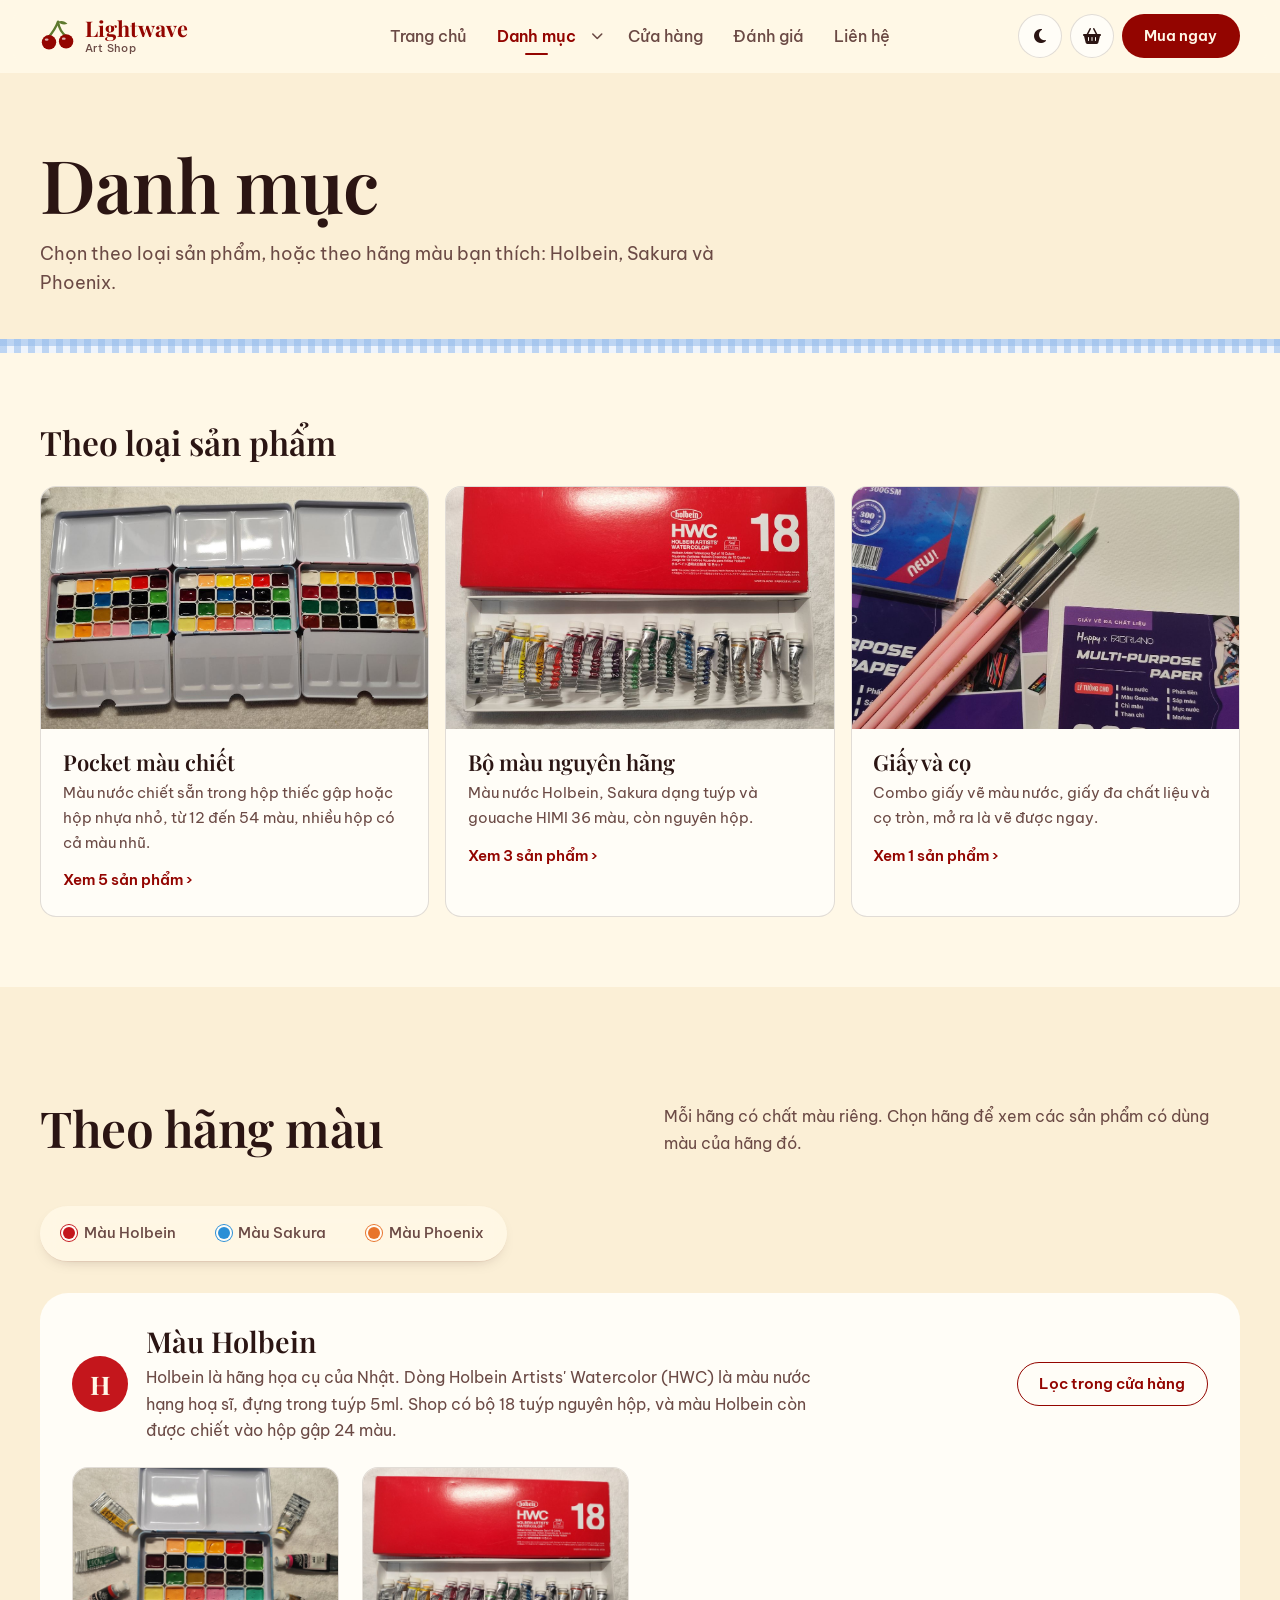
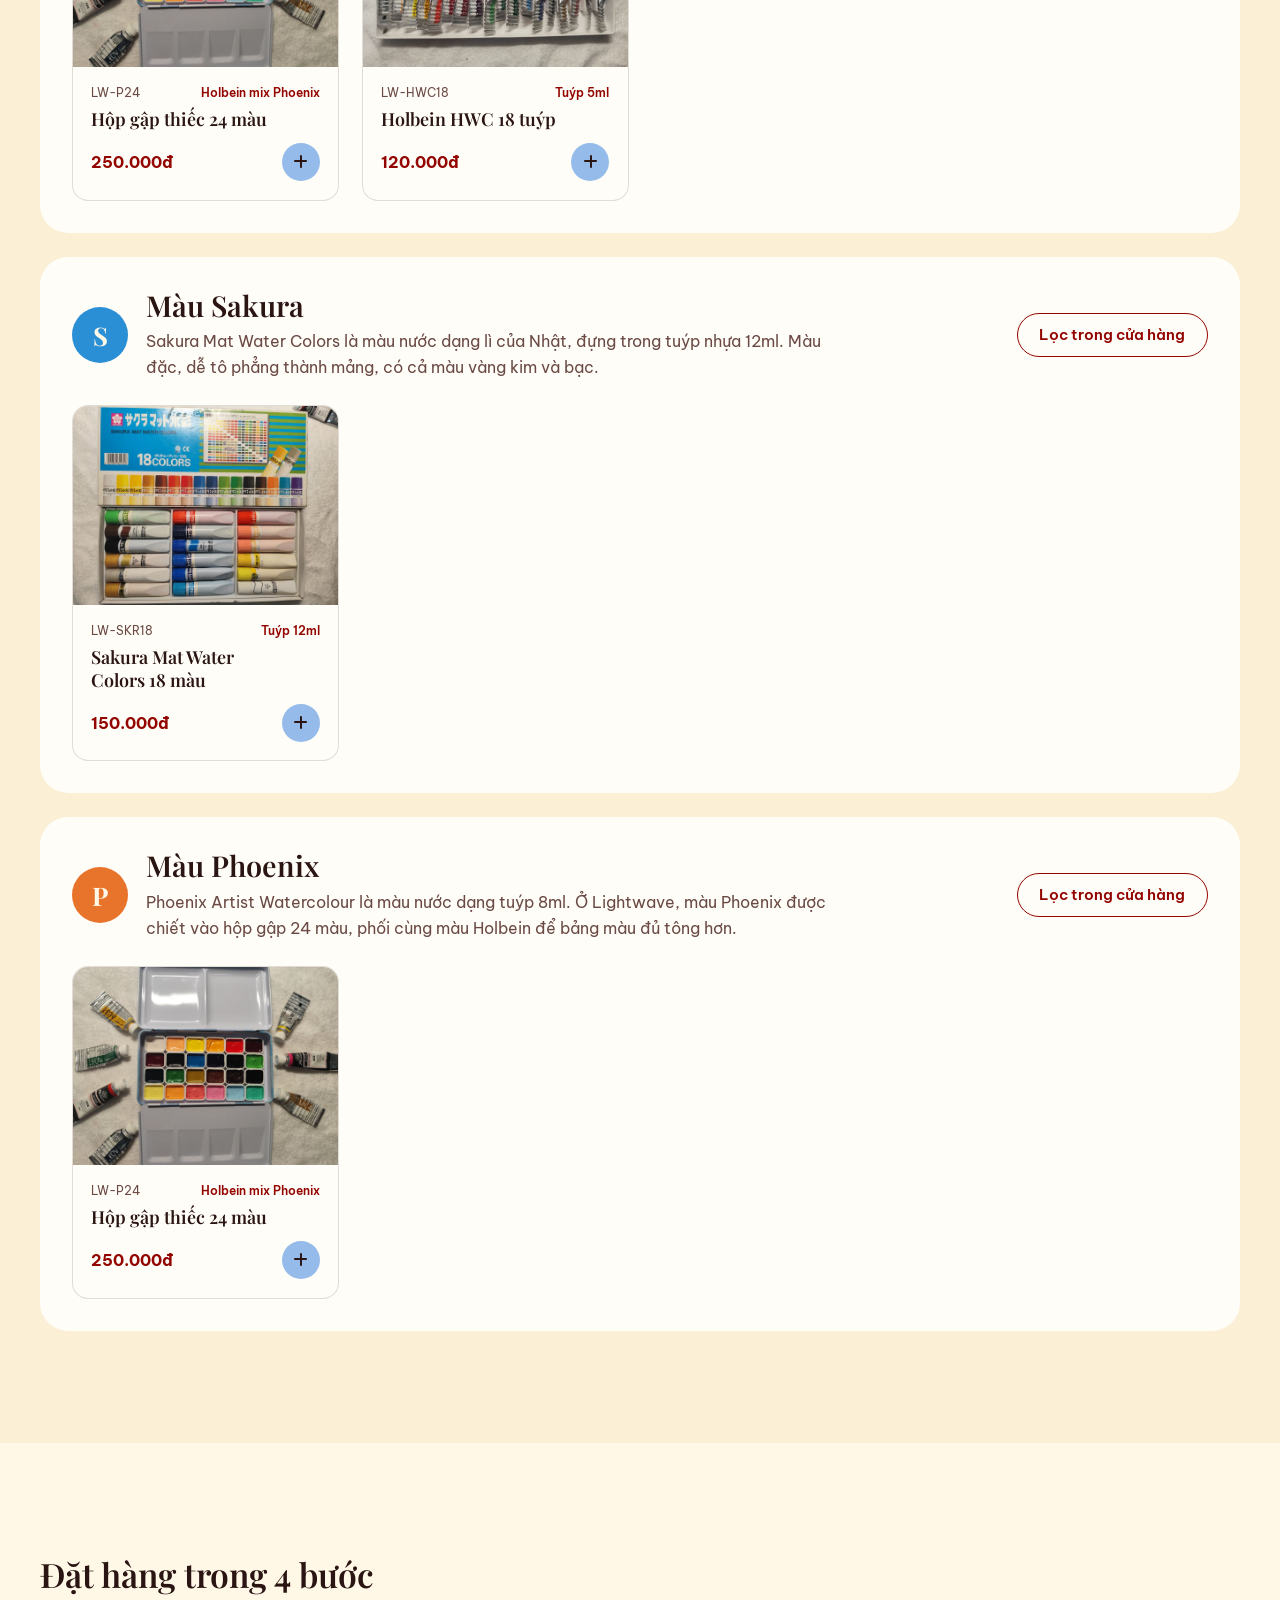
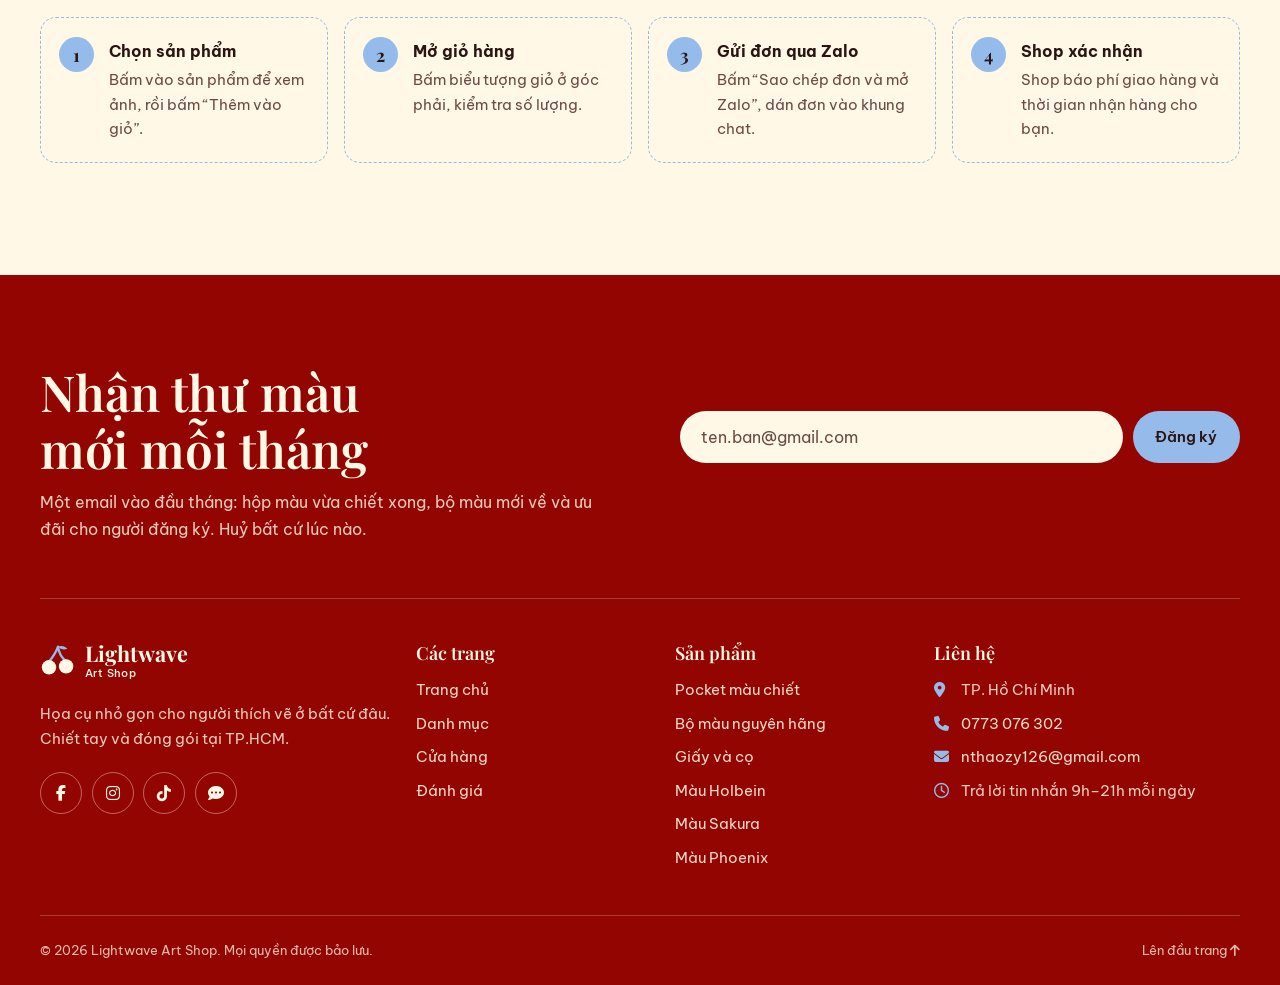
<file: danh-muc.html>
<!DOCTYPE html>
<html lang="vi" data-theme="light">
<head>
  <meta charset="UTF-8">
  <meta name="viewport" content="width=device-width, initial-scale=1.0">
  <title>Danh mục họa cụ | Lightwave Art Shop</title>
  <meta name="description" content="Danh mục họa cụ Lightwave theo loại sản phẩm và theo hãng màu: Holbein, Sakura, Phoenix.">
  <meta name="theme-color" content="#930500">
  <meta property="og:type" content="website">
  <meta property="og:title" content="Danh mục họa cụ | Lightwave Art Shop">
  <meta property="og:description" content="Danh mục họa cụ Lightwave theo loại sản phẩm và theo hãng màu: Holbein, Sakura, Phoenix.">
  <meta property="og:locale" content="vi_VN">
  <link rel="icon" href="data:image/svg+xml,%3Csvg xmlns='http://www.w3.org/2000/svg' viewBox='0 0 40 40'%3E%3Cpath d='M20 4c-2 6-6 12-11 18M20 4c1 7 4 13 10 17' fill='none' stroke='%235E7A2E' stroke-width='2.6' stroke-linecap='round'/%3E%3Ccircle cx='10' cy='27' r='8' fill='%23930500'/%3E%3Ccircle cx='29' cy='26' r='8' fill='%23930500'/%3E%3C/svg%3E">

  <!-- Google Fonts: Playfair Display (tiêu đề) + Be Vietnam Pro (nội dung), đều hỗ trợ tiếng Việt -->
  <link rel="preconnect" href="https://fonts.googleapis.com">
  <link rel="preconnect" href="https://fonts.gstatic.com" crossorigin>
  <link href="https://fonts.googleapis.com/css2?family=Be+Vietnam+Pro:wght@400;500;600;700&family=Playfair+Display:ital,wght@0,500;0,600;0,700;1,500&display=swap" rel="stylesheet">
  <!-- Font Awesome cho icon -->
  <link rel="stylesheet" href="https://cdnjs.cloudflare.com/ajax/libs/font-awesome/6.5.1/css/all.min.css" referrerpolicy="no-referrer">
  <link rel="stylesheet" href="style.css">
  <!-- Nạp sớm để áp dụng Dark/Light mode trước khi trang hiển thị (tránh nháy màu) -->
  <script src="script.js"></script>
</head>
<body data-page="danh-muc">
  <a class="skip-link" href="#main">Bỏ qua, tới nội dung chính</a>

  <!-- ============ HEADER (giống nhau ở mọi trang) ============ -->
  <header class="site-header" id="siteHeader">
    <div class="container header-inner">
      <a class="logo" href="index.html" aria-label="Lightwave Art Shop, về trang chủ">
        <svg class="logo-mark" viewBox="0 0 40 40" aria-hidden="true">
          <path class="stem" d="M20 4c-2 6-6 12-11 18M20 4c1 7 4 13 10 17" />
          <path class="leaf" d="M20 4c4-1.5 8-.5 10.5 2.5-4 1.5-8 .5-10.5-2.5z" />
          <circle class="cherry" cx="10" cy="27" r="8" />
          <circle class="cherry" cx="29" cy="26" r="8" />
          <ellipse class="shine" cx="7.4" cy="24" rx="2.1" ry="1.3" />
          <ellipse class="shine" cx="26.4" cy="23" rx="2.1" ry="1.3" />
        </svg>
        <span class="logo-text">Lightwave<small>Art Shop</small></span>
      </a>

      <nav class="main-nav" id="mainNav" aria-label="Điều hướng chính">
        <ul class="nav-list">
          <li><a class="nav-link" data-page="home" href="index.html">Trang chủ</a></li>
          <li class="has-sub">
            <a class="nav-link" data-page="danh-muc" href="danh-muc.html">Danh mục</a>
            <button class="sub-toggle" type="button" aria-expanded="false" aria-controls="brandMenu" aria-label="Xem danh mục theo hãng màu">
              <i class="fa-solid fa-chevron-down" aria-hidden="true"></i>
            </button>
            <ul class="sub-menu" id="brandMenu">
              <li><a class="sub-link" href="danh-muc.html#holbein"><span class="brand-dot" style="--c:#C4161C"></span>Màu Holbein</a></li>
              <li><a class="sub-link" href="danh-muc.html#sakura"><span class="brand-dot" style="--c:#2B8FD6"></span>Màu Sakura</a></li>
              <li><a class="sub-link" href="danh-muc.html#phoenix"><span class="brand-dot" style="--c:#E8742C"></span>Màu Phoenix</a></li>
            </ul>
          </li>
          <li><a class="nav-link" data-page="cua-hang" href="cua-hang.html">Cửa hàng</a></li>
          <li><a class="nav-link" data-page="danh-gia" href="danh-gia.html">Đánh giá</a></li>
          <li><a class="nav-link" data-nav="contact" href="#contact">Liên hệ</a></li>
        </ul>
        <a class="btn btn-primary nav-cta-mobile" href="cua-hang.html">Mua ngay</a>
      </nav>

      <div class="header-actions">
        <button class="icon-btn" id="themeToggle" type="button" aria-label="Chuyển sang giao diện tối">
          <i class="fa-solid fa-moon" aria-hidden="true"></i>
        </button>
        <button class="icon-btn cart-btn" id="cartBtn" type="button" aria-label="Mở giỏ hàng, đang có 0 sản phẩm">
          <i class="fa-solid fa-basket-shopping" aria-hidden="true"></i>
          <span class="cart-count" id="cartCount" aria-hidden="true">0</span>
        </button>
        <a class="btn btn-primary header-cta" href="cua-hang.html">Mua ngay</a>
        <button class="icon-btn menu-toggle" id="menuToggle" type="button" aria-label="Mở menu" aria-expanded="false" aria-controls="mainNav">
          <i class="fa-solid fa-bars" aria-hidden="true"></i>
        </button>
      </div>
    </div>
  </header>

  <main id="main" tabindex="-1">
    <section class="page-head">
      <div class="container">
        <h1>Danh mục</h1>
        <p>Chọn theo loại sản phẩm, hoặc theo hãng màu bạn thích: Holbein, Sakura và Phoenix.</p>
      </div>
    </section>

    <!-- THEO LOẠI SẢN PHẨM -->
    <section class="section section--tight" aria-labelledby="typeTitle">
      <div class="container">
        <h2 class="block-title" id="typeTitle">Theo loại sản phẩm</h2>
        <div class="cat-grid">
          <a class="feature-card" href="cua-hang.html#pocket">
            <span class="feature-art has-photo"><img class="photo" src="images/hop-gap-24-mau-3.jpg" alt="" loading="lazy"></span>
            <span class="feature-text">
              <span class="feature-title">Pocket màu chiết</span>
              <span class="feature-desc">Màu nước chiết sẵn trong hộp thiếc gập hoặc hộp nhựa nhỏ, từ 12 đến 54 màu, nhiều hộp có cả màu nhũ.</span>
              <span class="feature-count" data-count-for="pocket"></span>
            </span>
          </a>
          <a class="feature-card" href="cua-hang.html#set">
            <span class="feature-art has-photo"><img class="photo" src="images/holbein-hwc-18-tuyp.jpg" alt="" loading="lazy"></span>
            <span class="feature-text">
              <span class="feature-title">Bộ màu nguyên hãng</span>
              <span class="feature-desc">Màu nước Holbein, Sakura dạng tuýp và gouache HIMI 36 màu, còn nguyên hộp.</span>
              <span class="feature-count" data-count-for="set"></span>
            </span>
          </a>
          <a class="feature-card" href="cua-hang.html#paper">
            <span class="feature-art has-photo"><img class="photo" src="images/combo-giay-co-1.jpg" alt="" loading="lazy"></span>
            <span class="feature-text">
              <span class="feature-title">Giấy và cọ</span>
              <span class="feature-desc">Combo giấy vẽ màu nước, giấy đa chất liệu và cọ tròn, mở ra là vẽ được ngay.</span>
              <span class="feature-count" data-count-for="paper"></span>
            </span>
          </a>
        </div>
      </div>
    </section>

    <!-- THEO HÃNG MÀU -->
    <section class="section brands-section" aria-labelledby="brandTitle">
      <div class="container">
        <div class="section-head">
          <h2 id="brandTitle">Theo hãng màu</h2>
          <p>Mỗi hãng có chất màu riêng. Chọn hãng để xem các sản phẩm có dùng màu của hãng đó.</p>
        </div>

        <nav class="brand-nav" aria-label="Chọn hãng màu">
          <a href="#holbein"><span class="brand-dot" style="--c:#C4161C"></span>Màu Holbein</a>
          <a href="#sakura"><span class="brand-dot" style="--c:#2B8FD6"></span>Màu Sakura</a>
          <a href="#phoenix"><span class="brand-dot" style="--c:#E8742C"></span>Màu Phoenix</a>
        </nav>

        <article class="brand-block" id="holbein" data-brand-section aria-labelledby="holbeinTitle">
          <header class="brand-head">
            <span class="brand-mark" style="--c:#C4161C" aria-hidden="true">H</span>
            <div class="brand-copy">
              <h3 id="holbeinTitle">Màu Holbein</h3>
              <p>Holbein là hãng họa cụ của Nhật. Dòng Holbein Artists' Watercolor (HWC) là màu nước hạng hoạ sĩ, đựng trong tuýp 5ml. Shop có bộ 18 tuýp nguyên hộp, và màu Holbein còn được chiết vào hộp gập 24 màu.</p>
            </div>
            <a class="btn btn-ghost" href="cua-hang.html#holbein">Lọc trong cửa hàng</a>
          </header>
          <div class="product-grid" data-brand-grid="holbein"></div>
        </article>

        <article class="brand-block" id="sakura" data-brand-section aria-labelledby="sakuraTitle">
          <header class="brand-head">
            <span class="brand-mark" style="--c:#2B8FD6" aria-hidden="true">S</span>
            <div class="brand-copy">
              <h3 id="sakuraTitle">Màu Sakura</h3>
              <p>Sakura Mat Water Colors là màu nước dạng lì của Nhật, đựng trong tuýp nhựa 12ml. Màu đặc, dễ tô phẳng thành mảng, có cả màu vàng kim và bạc.</p>
            </div>
            <a class="btn btn-ghost" href="cua-hang.html#sakura">Lọc trong cửa hàng</a>
          </header>
          <div class="product-grid" data-brand-grid="sakura"></div>
        </article>

        <article class="brand-block" id="phoenix" data-brand-section aria-labelledby="phoenixTitle">
          <header class="brand-head">
            <span class="brand-mark" style="--c:#E8742C" aria-hidden="true">P</span>
            <div class="brand-copy">
              <h3 id="phoenixTitle">Màu Phoenix</h3>
              <p>Phoenix Artist Watercolour là màu nước dạng tuýp 8ml. Ở Lightwave, màu Phoenix được chiết vào hộp gập 24 màu, phối cùng màu Holbein để bảng màu đủ tông hơn.</p>
            </div>
            <a class="btn btn-ghost" href="cua-hang.html#phoenix">Lọc trong cửa hàng</a>
          </header>
          <div class="product-grid" data-brand-grid="phoenix"></div>
        </article>
      </div>
    </section>

    <!-- CÁCH ĐẶT HÀNG -->
    <section class="section steps-section" aria-labelledby="stepsTitle">
      <div class="container">
        <h2 class="block-title" id="stepsTitle">Đặt hàng trong 4 bước</h2>
        <ol class="order-steps">
          <li><strong>Chọn sản phẩm</strong>Bấm vào sản phẩm để xem ảnh, rồi bấm “Thêm vào giỏ”.</li>
          <li><strong>Mở giỏ hàng</strong>Bấm biểu tượng giỏ ở góc phải, kiểm tra số lượng.</li>
          <li><strong>Gửi đơn qua Zalo</strong>Bấm “Sao chép đơn và mở Zalo”, dán đơn vào khung chat.</li>
          <li><strong>Shop xác nhận</strong>Shop báo phí giao hàng và thời gian nhận hàng cho bạn.</li>
        </ol>
      </div>
    </section>
  </main>

  <!-- ============ FOOTER (giống nhau ở mọi trang) ============ -->
  <footer class="site-footer" id="contact" aria-labelledby="newsletterTitle">
    <div class="container">
      <div class="newsletter">
        <div class="newsletter-copy">
          <h2 id="newsletterTitle">Nhận thư màu mới mỗi tháng</h2>
          <p>Một email vào đầu tháng: hộp màu vừa chiết xong, bộ màu mới về và ưu đãi cho người đăng ký. Huỷ bất cứ lúc nào.</p>
        </div>
        <form class="newsletter-form" id="newsletterForm" novalidate>
          <label class="sr-only" for="newsletterEmail">Email của bạn</label>
          <input type="email" id="newsletterEmail" name="email" placeholder="ten.ban@gmail.com" autocomplete="email" required aria-describedby="newsletterMsg">
          <button class="btn btn-sky" type="submit">Đăng ký</button>
          <p class="form-msg" id="newsletterMsg" role="status"></p>
        </form>
      </div>

      <div class="footer-grid">
        <div class="footer-brand">
          <a class="logo logo--light" href="index.html" aria-label="Lightwave Art Shop, về trang chủ">
            <svg class="logo-mark" viewBox="0 0 40 40" aria-hidden="true">
          <path class="stem" d="M20 4c-2 6-6 12-11 18M20 4c1 7 4 13 10 17" />
          <path class="leaf" d="M20 4c4-1.5 8-.5 10.5 2.5-4 1.5-8 .5-10.5-2.5z" />
          <circle class="cherry" cx="10" cy="27" r="8" />
          <circle class="cherry" cx="29" cy="26" r="8" />
          <ellipse class="shine" cx="7.4" cy="24" rx="2.1" ry="1.3" />
          <ellipse class="shine" cx="26.4" cy="23" rx="2.1" ry="1.3" />
        </svg>
            <span class="logo-text">Lightwave<small>Art Shop</small></span>
          </a>
          <p>Họa cụ nhỏ gọn cho người thích vẽ ở bất cứ đâu. Chiết tay và đóng gói tại TP.HCM.</p>
          <ul class="socials" aria-label="Mạng xã hội">
            <li><a href="#" aria-label="Facebook"><i class="fa-brands fa-facebook-f" aria-hidden="true"></i></a></li>
            <li><a href="#" aria-label="Instagram"><i class="fa-brands fa-instagram" aria-hidden="true"></i></a></li>
            <li><a href="#" aria-label="TikTok"><i class="fa-brands fa-tiktok" aria-hidden="true"></i></a></li>
            <li><a href="https://zalo.me/0773076302" aria-label="Zalo" target="_blank" rel="noopener"><i class="fa-solid fa-comment-dots" aria-hidden="true"></i></a></li>
          </ul>
        </div>

        <nav class="footer-col" aria-label="Liên kết nhanh">
          <h3>Các trang</h3>
          <ul>
            <li><a href="index.html">Trang chủ</a></li>
            <li><a href="danh-muc.html">Danh mục</a></li>
            <li><a href="cua-hang.html">Cửa hàng</a></li>
            <li><a href="danh-gia.html">Đánh giá</a></li>
          </ul>
        </nav>

        <div class="footer-col">
          <h3>Sản phẩm</h3>
          <ul>
            <li><a href="cua-hang.html#pocket">Pocket màu chiết</a></li>
            <li><a href="cua-hang.html#set">Bộ màu nguyên hãng</a></li>
            <li><a href="cua-hang.html#paper">Giấy và cọ</a></li>
            <li><a href="danh-muc.html#holbein">Màu Holbein</a></li>
            <li><a href="danh-muc.html#sakura">Màu Sakura</a></li>
            <li><a href="danh-muc.html#phoenix">Màu Phoenix</a></li>
          </ul>
        </div>

        <address class="footer-col">
          <h3>Liên hệ</h3>
          <ul>
            <li><i class="fa-solid fa-location-dot" aria-hidden="true"></i> TP. Hồ Chí Minh</li>
            <li><i class="fa-solid fa-phone" aria-hidden="true"></i> <a href="tel:0773076302">0773 076 302</a></li>
            <li><i class="fa-solid fa-envelope" aria-hidden="true"></i> <a href="mailto:nthaozy126@gmail.com">nthaozy126@gmail.com</a></li>
            <li><i class="fa-regular fa-clock" aria-hidden="true"></i> Trả lời tin nhắn 9h–21h mỗi ngày</li>
          </ul>
        </address>
      </div>

      <div class="footer-bottom">
        <p>© <span id="year">2026</span> Lightwave Art Shop. Mọi quyền được bảo lưu.</p>
        <a href="#main" class="back-top">Lên đầu trang <i class="fa-solid fa-arrow-up" aria-hidden="true"></i></a>
      </div>
    </div>
  </footer>

  <!-- ============ MODAL dùng chung (chi tiết sản phẩm, giỏ hàng, xem ảnh lớn) ============ -->
  <div class="modal" id="modal" aria-hidden="true">
    <div class="modal-backdrop" data-close-modal></div>
    <div class="modal-panel" role="dialog" aria-modal="true" aria-labelledby="modalTitle">
      <button class="modal-close icon-btn" type="button" aria-label="Đóng" data-close-modal>
        <i class="fa-solid fa-xmark" aria-hidden="true"></i>
      </button>
      <div class="modal-body" id="modalBody"></div>
    </div>
  </div>

  <!-- Thông báo nhỏ (toast) -->
  <div class="toast" id="toast" role="status" aria-live="polite"></div>
</body>
</html>
</file>
<file: style.css>
/* ==========================================================================
   Lightwave Art Shop – style.css
   Phong cách: Editorial dễ thương, lấy cảm hứng từ ref "cherry trên khăn caro"
   Mobile-first: style gốc cho điện thoại, mở rộng dần ở 640px / 900px / 1200px
   ========================================================================== */

/* -------------------- 1. DESIGN TOKENS -------------------- */
:root {
  /* Bảng màu gốc theo ref */
  --latte: #FFF8E7;        /* Cosmic Latte – nền kem */
  --sangria: #930500;      /* Sangria – đỏ cherry, màu nhấn chính */
  --sangria-deep: #6E0400; /* Sangria đậm – hover */
  --cornflower: #95BBEA;   /* Cornflower – xanh khăn caro */
  --cornflower-soft: #DCE8F8;
  --ink: #2B1513;          /* Chữ chính: nâu đỏ rất đậm thay cho đen */
  --ink-soft: #6B4A45;
  --stem: #5E7A2E;         /* Xanh cuống cherry */
  --plate: #FFFFFF;
  --rim: #7A3B2E;          /* Viền đĩa sứ */

  /* Màu theo ngữ cảnh (đổi khi bật dark mode) */
  --bg: var(--latte);
  --surface: #FFFDF7;
  --surface-2: #FBEFD6;
  --text: var(--ink);
  --text-muted: var(--ink-soft);
  --accent: var(--sangria);
  --accent-hover: var(--sangria-deep);
  --accent-text: var(--sangria);
  --on-accent: var(--latte);
  --line: rgba(43, 21, 19, 0.14);
  --gingham: rgba(149, 187, 234, 0.55);
  --gingham-base: #EEF4FC;
  --art-a: var(--cornflower-soft);
  --art-b: #FBEAD0;
  --art-c: #F6DEDA;
  --cherry: var(--sangria);
  --header-bg: rgba(255, 248, 231, 0.86);
  --focus: #2E5AAC;

  /* Typography */
  --font-display: "Playfair Display", Georgia, "Times New Roman", serif;
  --font-body: "Be Vietnam Pro", system-ui, -apple-system, "Segoe UI", sans-serif;
  --fs-xs: 0.8125rem;
  --fs-sm: 0.9375rem;
  --fs-base: 1rem;
  --fs-md: 1.125rem;
  --fs-lg: 1.375rem;
  --fs-xl: clamp(1.9rem, 1.4rem + 2.4vw, 3.1rem);
  --fs-hero: clamp(2.5rem, 1.7rem + 4.2vw, 4.6rem);

  /* Spacing, bo góc, bóng, chuyển động */
  --space-section: clamp(4rem, 3rem + 5vw, 7.5rem);
  --container: 1200px;
  --gutter: clamp(1.1rem, 0.6rem + 2.4vw, 2.5rem);
  --radius-sm: 10px;
  --radius: 16px;
  --radius-lg: 28px;
  --radius-pill: 999px;
  --shadow-sm: 0 1px 0 rgba(147, 5, 0, 0.06), 0 6px 16px -10px rgba(43, 21, 19, 0.35);
  --shadow: 0 2px 0 rgba(147, 5, 0, 0.08), 0 18px 36px -18px rgba(43, 21, 19, 0.45);
  --ease: 0.3s ease;
  --header-h: 72px;

  color-scheme: light;
}

/* Dark mode: "khăn caro dưới ánh đèn tối" – nền đỏ nâu rất sâu */
[data-theme="dark"] {
  --bg: #1A1214;
  --surface: #241A1D;
  --surface-2: #2E2125;
  --text: #FFF8E7;
  --text-muted: #D3C3BB;
  --accent: #B3140C;
  --accent-hover: #CC2418;
  --accent-text: #FF9389;
  --on-accent: #FFF8E7;
  --line: rgba(255, 248, 231, 0.14);
  --gingham: rgba(149, 187, 234, 0.22);
  --gingham-base: #1F2433;
  --art-a: #263248;
  --art-b: #352823;
  --art-c: #3A2226;
  --cherry: #D0221A;
  --header-bg: rgba(26, 18, 20, 0.86);
  --focus: #95BBEA;
  color-scheme: dark;
}

/* -------------------- 2. RESET & BASE -------------------- */
*,
*::before,
*::after { box-sizing: border-box; }

html {
  scroll-behavior: smooth;
  -webkit-text-size-adjust: 100%;
}

body {
  margin: 0;
  font-family: var(--font-body);
  font-size: var(--fs-base);
  line-height: 1.65;
  color: var(--text);
  background: var(--bg);
  transition: background-color var(--ease), color var(--ease);
  -webkit-font-smoothing: antialiased;
}

body.no-scroll { overflow: hidden; }

img, svg { display: block; max-width: 100%; }

h1, h2, h3 {
  font-family: var(--font-display);
  font-weight: 600;
  line-height: 1.15;
  margin: 0;
  text-wrap: balance;
}

p { margin: 0; }

a {
  color: inherit;
  text-decoration-thickness: 1px;
  text-underline-offset: 3px;
}

button, input, select { font: inherit; color: inherit; }

button { cursor: pointer; }

ul, ol { margin: 0; padding: 0; }

:focus-visible {
  outline: 3px solid var(--focus);
  outline-offset: 3px;
  border-radius: 6px;
}

.container {
  width: min(100% - var(--gutter) * 2, var(--container));
  margin-inline: auto;
}

.sr-only {
  position: absolute !important;
  width: 1px; height: 1px;
  margin: -1px; padding: 0;
  overflow: hidden;
  clip: rect(0 0 0 0);
  white-space: nowrap;
  border: 0;
}

.skip-link {
  position: absolute;
  left: 1rem; top: -4rem;
  z-index: 200;
  padding: 0.6rem 1rem;
  background: var(--accent);
  color: var(--on-accent);
  border-radius: var(--radius-sm);
  transition: top var(--ease);
}
.skip-link:focus { top: 1rem; }

section[id], footer[id] { scroll-margin-top: var(--header-h); }

/* SVG cherry dùng chung (logo, hero, empty state) */
.stem { fill: none; stroke: var(--stem); stroke-width: 2.6; stroke-linecap: round; }
.leaf { fill: var(--stem); }
.cherry { fill: var(--cherry); transition: fill var(--ease); }
.shine { fill: #fff; opacity: 0.7; }

/* -------------------- 3. BUTTONS -------------------- */
.btn {
  display: inline-flex;
  align-items: center;
  justify-content: center;
  gap: 0.5rem;
  padding: 0.75rem 1.35rem;
  border: 1.5px solid transparent;
  border-radius: var(--radius-pill);
  font-weight: 600;
  font-size: var(--fs-sm);
  line-height: 1.2;
  text-decoration: none;
  white-space: nowrap;
  transition: background-color var(--ease), color var(--ease), border-color var(--ease),
              transform var(--ease), box-shadow var(--ease);
}
.btn:hover { transform: translateY(-2px); }
.btn:active { transform: translateY(0) scale(0.97); box-shadow: none; }
.btn:disabled { opacity: 0.5; cursor: not-allowed; transform: none; }

.btn-lg { padding: 0.95rem 1.7rem; font-size: var(--fs-base); }

.btn-primary { background: var(--accent); color: var(--on-accent); }
.btn-primary:hover { background: var(--accent-hover); box-shadow: 0 10px 22px -12px rgba(147, 5, 0, 0.8); }

.btn-ghost { background: transparent; color: var(--accent-text); border-color: currentColor; }
.btn-ghost:hover { background: var(--cornflower-soft); color: var(--sangria); }
[data-theme="dark"] .btn-ghost:hover { background: rgba(149, 187, 234, 0.16); color: var(--accent-text); }

.btn-sky { background: var(--cornflower); color: var(--ink); }
.btn-sky:hover { background: #B4CFF1; box-shadow: 0 10px 22px -12px rgba(0, 0, 0, 0.6); }

.icon-btn {
  display: inline-grid;
  place-items: center;
  width: 44px; height: 44px;
  border: 1.5px solid var(--line);
  border-radius: 50%;
  background: var(--surface);
  color: var(--text);
  transition: background-color var(--ease), border-color var(--ease), color var(--ease), transform var(--ease);
}
.icon-btn:hover { border-color: var(--accent-text); color: var(--accent-text); }
.icon-btn:active { transform: scale(0.92); }

/* -------------------- 4. HEADER -------------------- */
.site-header {
  position: sticky;
  top: 0;
  z-index: 50;
  background: var(--header-bg);
  -webkit-backdrop-filter: saturate(1.4) blur(10px);
  backdrop-filter: saturate(1.4) blur(10px);
  border-bottom: 1px solid transparent;
  transition: border-color var(--ease), box-shadow var(--ease), background-color var(--ease);
}
.site-header.is-scrolled { border-bottom-color: var(--line); box-shadow: 0 8px 24px -20px rgba(43, 21, 19, 0.6); }

.header-inner {
  display: flex;
  align-items: center;
  justify-content: space-between;
  gap: 1rem;
  min-height: var(--header-h);
}

.logo {
  display: inline-flex;
  align-items: center;
  gap: 0.55rem;
  text-decoration: none;
  color: var(--text);
}
.logo-mark { width: 36px; height: 36px; flex: none; }
.logo-text {
  display: flex;
  flex-direction: column;
  font-family: var(--font-display);
  font-size: 1.35rem;
  font-weight: 700;
  line-height: 1;
  color: var(--accent-text);
}
.logo-text small {
  font-family: var(--font-body);
  font-size: 0.7rem;
  font-weight: 500;
  letter-spacing: 0.04em;
  color: var(--text-muted);
  margin-top: 0.2rem;
}

.header-actions { display: flex; align-items: center; gap: 0.5rem; }
.header-cta { display: none; }

.cart-btn { position: relative; }
.cart-count {
  position: absolute;
  top: -4px; right: -4px;
  min-width: 20px; height: 20px;
  padding: 0 5px;
  display: grid;
  place-items: center;
  border-radius: var(--radius-pill);
  background: var(--accent);
  color: var(--on-accent);
  font-size: 0.7rem;
  font-weight: 700;
  line-height: 1;
  transform: scale(0);
  transition: transform var(--ease);
}
.cart-count.has-items { transform: scale(1); }
.cart-count.bump { animation: bump 0.4s ease; }
@keyframes bump { 50% { transform: scale(1.35); } }

/* Menu trên mobile: thả xuống dưới header */
.main-nav {
  position: absolute;
  top: 100%;
  left: 0; right: 0;
  padding: 1rem var(--gutter) 1.5rem;
  background: var(--bg);
  border-bottom: 1px solid var(--line);
  box-shadow: 0 24px 30px -24px rgba(43, 21, 19, 0.5);
  opacity: 0;
  visibility: hidden;
  transform: translateY(-8px);
  transition: opacity var(--ease), transform var(--ease), visibility 0s linear 0.3s;
}
.main-nav.is-open {
  opacity: 1;
  visibility: visible;
  transform: none;
  transition: opacity var(--ease), transform var(--ease);
}
.nav-list { list-style: none; display: grid; gap: 0.25rem; }
.nav-link {
  position: relative;
  display: block;
  padding: 0.7rem 0.25rem;
  font-weight: 500;
  color: var(--text-muted);
  text-decoration: none;
  transition: color var(--ease);
}
.nav-link::after {
  content: "";
  position: absolute;
  left: 0.25rem; bottom: 0.4rem;
  width: 1.4rem; height: 2px;
  border-radius: 2px;
  background: var(--accent-text);
  transform: scaleX(0);
  transform-origin: left;
  transition: transform var(--ease);
}
.nav-link:hover { color: var(--text); }
.nav-link:hover::after { transform: scaleX(0.6); }
.nav-link.is-active { color: var(--accent-text); font-weight: 600; }
.nav-link.is-active::after { transform: scaleX(1); }
.nav-cta-mobile { width: 100%; margin-top: 0.75rem; }

/* -------------------- 5. HERO -------------------- */
.hero { padding-block: clamp(2.5rem, 1.5rem + 5vw, 6rem) var(--space-section); overflow: hidden; }

.hero-grid { display: grid; gap: clamp(2.5rem, 2rem + 3vw, 4rem); align-items: center; }

.hero-note {
  display: inline-flex;
  align-items: center;
  gap: 0.5rem;
  margin-bottom: 1.25rem;
  padding: 0.35rem 0.85rem 0.35rem 0.5rem;
  border-radius: var(--radius-pill);
  background: var(--cornflower-soft);
  color: var(--ink);
  font-size: var(--fs-xs);
  font-weight: 500;
}
.hero-note::before {
  content: "";
  width: 10px; height: 10px;
  border-radius: 50%;
  background: var(--sangria);
}

.hero h1 {
  font-size: var(--fs-hero);
  line-height: 1.1;
  letter-spacing: -0.015em;
  max-width: 14ch;
}

.hero-lead {
  margin-top: 1.25rem;
  max-width: 54ch;
  font-size: var(--fs-md);
  color: var(--text-muted);
}

.hero-actions { display: flex; flex-wrap: wrap; gap: 0.75rem; margin-top: 2rem; }

.hero-facts {
  list-style: none;
  display: flex;
  flex-wrap: wrap;
  gap: 0.6rem 1.75rem;
  margin-top: 2.25rem;
  font-size: var(--fs-sm);
  color: var(--text-muted);
}
.hero-facts strong { display: block; font-family: var(--font-display); font-size: var(--fs-md); color: var(--text); }

/* Minh hoạ hero */
.hero-visual {
  position: relative;
  width: min(100%, 520px);
  aspect-ratio: 1;
  margin-inline: auto;
}
.gingham {
  position: absolute;
  inset: 0;
  border-radius: var(--radius-lg);
  background-color: var(--gingham-base);
  background-image:
    linear-gradient(90deg, var(--gingham) 50%, transparent 50%),
    linear-gradient(var(--gingham) 50%, transparent 50%);
  background-size: 44px 44px;
  transform: rotate(-3deg);
  transition: background-color var(--ease);
}
.plate {
  position: absolute;
  inset: 9%;
  border-radius: 50%;
  background: var(--plate);
  box-shadow:
    inset 0 0 0 16px var(--plate),
    inset 0 0 0 18px var(--rim),
    inset 0 0 0 23px var(--plate),
    inset 0 0 0 24px var(--rim),
    0 26px 40px -22px rgba(43, 21, 19, 0.55);
}

/* Hộp thiếc + ô màu (dùng chung cho hero, danh mục và thẻ sản phẩm) */
.tin {
  --cols: 4;
  display: grid;
  grid-template-columns: repeat(var(--cols), 1fr);
  gap: 6%;
  padding: 7%;
  border-radius: 14px;
  background: var(--tin, var(--sangria));
  box-shadow: inset 0 0 0 3px rgba(255, 255, 255, 0.12), 0 14px 24px -14px rgba(43, 21, 19, 0.8);
}
.pan {
  aspect-ratio: 4 / 5;
  border-radius: 5px;
  background: var(--c);
  border: 3px solid #FFFDF7;
  box-shadow: inset 0 -5px 0 rgba(0, 0, 0, 0.14), inset 0 3px 0 rgba(255, 255, 255, 0.28);
}
.hero-tin {
  position: absolute;
  left: 50%; top: 50%;
  width: 54%;
  gap: 0.55rem;
  padding: 0.85rem;
  transform: translate(-50%, -50%) rotate(-9deg);
}
/* Khoảnh khắc chuyển động duy nhất: các ô màu được "rót" vào lần lượt khi tải trang */
.hero-tin .pan {
  animation: fill-pan 0.55s cubic-bezier(0.34, 1.56, 0.64, 1) both;
  animation-delay: calc(0.25s + var(--i) * 0.07s);
}
@keyframes fill-pan {
  from { transform: scale(0.2); opacity: 0; }
  to { transform: scale(1); opacity: 1; }
}

.hero-cherries {
  position: absolute;
  width: 30%;
  left: 2%; bottom: 3%;
  transform: rotate(-14deg);
  filter: drop-shadow(0 12px 10px rgba(43, 21, 19, 0.3));
}

.swatch-chip {
  position: absolute;
  display: grid;
  grid-template-columns: auto 1fr;
  column-gap: 0.6rem;
  align-items: center;
  padding: 0.6rem 0.85rem;
  background: #FFF8E7;
  color: var(--ink);
  border-radius: 12px;
  box-shadow: var(--shadow-sm);
}
.chip-dot { grid-row: span 2; width: 26px; height: 26px; border-radius: 7px; background: var(--c); }
.chip-code { font-size: 0.7rem; color: var(--ink-soft); line-height: 1.2; }
.chip-name { font-family: var(--font-display); font-weight: 700; color: var(--sangria); font-size: 0.95rem; line-height: 1.2; }
.chip-a { top: 6%; right: -2%; transform: rotate(4deg); }
.chip-b { bottom: 12%; right: 0; transform: rotate(-3deg); }

/* -------------------- 6. SECTION CHUNG -------------------- */
.section { padding-block: var(--space-section); }

.section-head { display: grid; gap: 0.9rem; margin-bottom: clamp(2rem, 1.5rem + 2vw, 3.25rem); }
.section-head h2 { font-size: var(--fs-xl); letter-spacing: -0.01em; }
.section-head p { max-width: 58ch; color: var(--text-muted); }

/* -------------------- 7. FEATURES / DANH MỤC -------------------- */
.features { background: var(--surface-2); transition: background-color var(--ease); }

.feature-grid { display: grid; gap: 1rem; }

.feature-card {
  color: inherit;
  text-decoration: none;
  display: grid;
  grid-template-rows: auto 1fr;
  padding: 0;
  text-align: left;
  border: 1px solid var(--line);
  border-radius: var(--radius);
  background: var(--surface);
  overflow: hidden;
  transition: transform var(--ease), box-shadow var(--ease), border-color var(--ease), background-color var(--ease);
}
.feature-card:hover { transform: translateY(-4px); box-shadow: var(--shadow); border-color: transparent; }
.feature-card:active { transform: translateY(-1px); }
.feature-card:focus-visible { outline-offset: 4px; border-radius: var(--radius); }

.feature-art {
  display: grid;
  place-items: center;
  aspect-ratio: 16 / 10;
  transition: background-color var(--ease);
}
.feature-art.has-photo { position: relative; overflow: hidden; }
.feature-art.has-photo .photo { position: absolute; inset: 0; }
.feature-art .tin { width: 64%; }
.feature-art .art-book { width: 30%; }
.feature-art svg { width: 62%; }

.feature-text { display: grid; gap: 0.4rem; align-content: start; padding: 1.25rem 1.35rem 1.4rem; }
.feature-title { font-family: var(--font-display); font-size: var(--fs-lg); font-weight: 600; line-height: 1.2; }
.feature-desc { color: var(--text-muted); font-size: var(--fs-sm); }
.feature-count {
  margin-top: 0.4rem;
  font-size: var(--fs-sm);
  font-weight: 600;
  color: var(--accent-text);
}
.feature-count::after { content: " ›"; transition: margin var(--ease); }
.feature-card:hover .feature-count::after { margin-left: 0.3rem; }

.promise {
  padding: 1.5rem 1.4rem;
  border-radius: var(--radius);
  border: 1.5px dashed var(--cornflower);
}
.promise h3 { font-size: var(--fs-lg); margin-bottom: 1rem; }
.promise-steps { list-style: none; counter-reset: step; display: grid; gap: 0.9rem; }
.promise-steps li {
  counter-increment: step;
  position: relative;
  padding-left: 2.6rem;
  font-size: var(--fs-sm);
  color: var(--text-muted);
}
.promise-steps li::before {
  content: counter(step);
  position: absolute;
  left: 0; top: 0;
  width: 1.85rem; height: 1.85rem;
  display: grid; place-items: center;
  border-radius: 50%;
  background: var(--cornflower);
  color: var(--ink);
  font-family: var(--font-display);
  font-weight: 700;
}
.promise-steps strong { color: var(--text); }

/* Nền minh hoạ */
.art-bg-a { background: var(--art-a); }
.art-bg-b { background: var(--art-b); }
.art-bg-c { background: var(--art-c); }

/* Sổ vẽ vẽ bằng CSS */
.art-book {
  position: relative;
  aspect-ratio: 3 / 4;
  border-radius: 4px 12px 12px 4px;
  background: var(--cover);
  box-shadow: 6px 6px 0 -1px #FFFDF7, 6px 6px 0 0 rgba(43, 21, 19, 0.15), 0 16px 24px -14px rgba(43, 21, 19, 0.7);
}
.art-book::before {
  content: "";
  position: absolute;
  inset: 0 auto 0 0;
  width: 12%;
  border-radius: 4px 0 0 4px;
  background: rgba(0, 0, 0, 0.16);
}
.art-book::after {
  content: "";
  position: absolute;
  top: 0; bottom: 0; right: 16%;
  width: 7%;
  background: var(--band, var(--sangria));
}
.art-book.is-spiral::before {
  width: 10%;
  background: repeating-linear-gradient(to bottom, transparent 0 7px, #C9C2B5 7px 10px);
  left: -5%;
}

/* -------------------- 8. SHOP – BỘ LỌC + TÌM KIẾM -------------------- */
.shop-toolbar { display: grid; gap: 1rem; margin-bottom: 1rem; }

.filter-group {
  display: flex;
  gap: 0.5rem;
  overflow-x: auto;
  padding: 0.25rem 0.1rem 0.5rem;
  scrollbar-width: none;
}
.filter-group::-webkit-scrollbar { display: none; }

.filter-chip {
  flex: none;
  padding: 0.55rem 1.05rem;
  border: 1.5px solid var(--line);
  border-radius: var(--radius-pill);
  background: var(--surface);
  font-size: var(--fs-sm);
  font-weight: 500;
  transition: background-color var(--ease), color var(--ease), border-color var(--ease), transform var(--ease);
}
.filter-chip:hover { border-color: var(--accent-text); color: var(--accent-text); }
.filter-chip:active { transform: scale(0.95); }
.filter-chip[aria-pressed="true"] { background: var(--accent); border-color: var(--accent); color: var(--on-accent); }

.toolbar-right { display: flex; flex-wrap: wrap; gap: 0.6rem; }
/* Điện thoại: ô tìm kiếm chiếm trọn một hàng, hai ô chọn chia đôi hàng dưới */
.toolbar-right .search-box { order: -1; flex: 1 1 100%; }
.toolbar-right .sort-select { flex: 1 1 0; max-width: none; min-width: 0; }

.search-box { position: relative; flex: 1; }
.search-box i {
  position: absolute;
  left: 1rem; top: 50%;
  transform: translateY(-50%);
  color: var(--text-muted);
  pointer-events: none;
}
.search-box input,
.sort-select {
  width: 100%;
  height: 46px;
  border: 1.5px solid var(--line);
  border-radius: var(--radius-pill);
  background: var(--surface);
  transition: border-color var(--ease), box-shadow var(--ease), background-color var(--ease);
}
.search-box input { padding: 0 1rem 0 2.6rem; }
.search-box input::placeholder { color: var(--text-muted); opacity: 0.8; }
.sort-select { width: auto; flex: none; max-width: 42%; padding: 0 0.9rem; cursor: pointer; }
.search-box input:hover,
.sort-select:hover { border-color: var(--cornflower); }
.search-box input:focus,
.sort-select:focus { outline: none; border-color: var(--focus); box-shadow: 0 0 0 4px rgba(149, 187, 234, 0.45); }

.result-count { margin-bottom: 1.25rem; font-size: var(--fs-sm); color: var(--text-muted); }

.product-grid { display: grid; grid-template-columns: repeat(2, 1fr); gap: 0.85rem; }

/* Thẻ sản phẩm lấy hình thức "thẻ màu" trong ref: khối màu phía trên, mã + tên phía dưới */
.product-card {
  position: relative;
  display: flex;
  flex-direction: column;
  border: 1px solid var(--line);
  border-radius: var(--radius);
  background: var(--surface);
  overflow: hidden;
  transition: transform var(--ease), box-shadow var(--ease), border-color var(--ease), background-color var(--ease);
  animation: card-in 0.3s ease both;
}
@keyframes card-in { from { opacity: 0; transform: translateY(6px); } }
.product-card:hover { transform: translateY(-4px); box-shadow: var(--shadow); border-color: transparent; }
.product-card:has(.card-link:active) { transform: translateY(-1px); }
.product-card:focus-within { box-shadow: 0 0 0 3px var(--focus); }

.card-art { display: grid; place-items: center; aspect-ratio: 4 / 3; padding: 10%; overflow: hidden; }
.card-art .tin { width: 62%; padding: 5%; gap: 5%; border-radius: 10px; }
.card-art .pan { border-width: 2px; border-radius: 4px; }
.card-art .art-book { width: 32%; }
.card-art svg { width: 82%; }
.card-art.has-photo { padding: 0; }

/* Ảnh chụp sản phẩm thật */
.photo { display: block; width: 100%; height: 100%; object-fit: cover; }
.card-art .photo { transition: transform 0.5s ease; }
.product-card:hover .card-art .photo { transform: scale(1.04); }

.card-body { display: grid; gap: 0.3rem; padding: 0.85rem 0.9rem 1rem; flex: 1; align-content: start; }
.card-meta { display: flex; flex-wrap: wrap; justify-content: space-between; gap: 0.1rem 0.5rem; font-size: 0.72rem; color: var(--text-muted); }
.card-meta span { white-space: nowrap; }
.card-tag { color: var(--accent-text); font-weight: 600; }
.card-title { font-family: var(--font-display); font-size: 1.02rem; font-weight: 600; line-height: 1.3; }
.card-link { all: unset; cursor: pointer; }
/* Phủ toàn bộ thẻ để cả thẻ bấm được (vẫn giữ đúng ngữ nghĩa nút trong tiêu đề) */
.card-link::after { content: ""; position: absolute; inset: 0; z-index: 1; }
.card-link:focus-visible { outline: none; }

.card-foot { display: flex; align-items: center; justify-content: space-between; gap: 0.5rem; margin-top: auto; padding-top: 0.5rem; }
.card-price { font-weight: 700; color: var(--accent-text); }
.quick-add {
  position: relative;
  z-index: 2;
  width: 38px; height: 38px;
  flex: none;
  display: grid; place-items: center;
  border: 0;
  border-radius: 50%;
  background: var(--cornflower);
  color: var(--ink);
  transition: background-color var(--ease), transform var(--ease);
}
.quick-add:hover { background: var(--accent); color: var(--on-accent); transform: rotate(90deg); }
.quick-add:active { transform: rotate(90deg) scale(0.88); }

.empty-state {
  display: grid;
  justify-items: center;
  gap: 0.6rem;
  padding: 3rem 1rem;
  text-align: center;
  border: 1.5px dashed var(--line);
  border-radius: var(--radius);
  color: var(--text-muted);
}
.empty-state[hidden] { display: none; }
.empty-art { width: 64px; transform: rotate(-12deg); }
.empty-title { font-family: var(--font-display); font-size: var(--fs-lg); color: var(--text); }
.empty-state .btn { margin-top: 0.6rem; }

/* -------------------- 9. STATS & TESTIMONIALS -------------------- */
.stats {
  display: grid;
  grid-template-columns: repeat(2, 1fr);
  gap: 1px;
  margin: 0 0 var(--space-section);
  border-radius: var(--radius-lg);
  overflow: hidden;
  background: rgba(43, 21, 19, 0.12);
}
.stat {
  display: flex;
  flex-direction: column-reverse;
  justify-content: flex-end;
  gap: 0.25rem;
  padding: 1.5rem 1.25rem;
  background: var(--cornflower);
  color: var(--ink);
}
.stat:nth-child(even) { background: #A7C7EE; }
.stat dt { font-size: var(--fs-sm); }
.stat dd {
  margin: 0;
  font-family: var(--font-display);
  font-size: clamp(2.2rem, 1.6rem + 2.4vw, 3.4rem);
  font-weight: 700;
  line-height: 1;
  color: var(--sangria);
}
.stat dd span { font-size: 0.5em; color: var(--ink); }

.testimonials { display: grid; gap: 1.5rem; }

.testimonial {
  position: relative;
  margin: 0;
  padding: 2rem 1.5rem 1.5rem;
  border-radius: var(--radius);
  background: var(--surface);
  box-shadow: var(--shadow-sm);
  transition: background-color var(--ease);
}
/* Miếng băng keo giấy dán ở đầu mỗi lời nhận xét */
.testimonial::before {
  content: "";
  position: absolute;
  top: -12px; left: 50%;
  width: 92px; height: 24px;
  background-color: rgba(149, 187, 234, 0.75);
  background-image: linear-gradient(90deg, rgba(255, 255, 255, 0.35) 50%, transparent 50%);
  background-size: 12px 100%;
  transform: translateX(-50%) rotate(-3deg);
}
.testimonial:nth-child(2)::before { transform: translateX(-50%) rotate(4deg); background-color: rgba(147, 5, 0, 0.55); }
.testimonial blockquote { margin: 0; }
.testimonial blockquote p { font-family: var(--font-display); font-size: var(--fs-md); line-height: 1.6; }
.testimonial--wide blockquote p { font-size: var(--fs-lg); font-style: italic; }
.testimonial figcaption { display: grid; margin-top: 1.25rem; font-size: var(--fs-sm); }
.testimonial figcaption span { color: var(--text-muted); }

/* -------------------- 10. FOOTER -------------------- */
.site-footer {
  background: var(--sangria);
  color: var(--latte);
  padding-block: clamp(3.5rem, 2.5rem + 4vw, 5.5rem) 1.5rem;
}
[data-theme="dark"] .site-footer { background: #3A0B09; }

.newsletter {
  display: grid;
  gap: 1.5rem;
  padding-bottom: clamp(2.5rem, 2rem + 2vw, 3.5rem);
  border-bottom: 1px solid rgba(255, 248, 231, 0.22);
}
.newsletter h2 { font-size: var(--fs-xl); }
.newsletter-copy p { margin-top: 0.75rem; max-width: 52ch; color: rgba(255, 248, 231, 0.82); }

.newsletter-form { display: grid; grid-template-columns: 1fr; gap: 0.6rem; align-content: start; }
.newsletter-form input {
  height: 52px;
  padding: 0 1.2rem;
  border: 2px solid transparent;
  border-radius: var(--radius-pill);
  background: var(--latte);
  color: var(--ink);
  transition: border-color var(--ease), box-shadow var(--ease);
}
.newsletter-form input::placeholder { color: var(--ink-soft); }
.newsletter-form input:focus { outline: none; border-color: var(--cornflower); box-shadow: 0 0 0 4px rgba(149, 187, 234, 0.45); }
.newsletter-form input[aria-invalid="true"] { border-color: #FFB3AC; }
.newsletter-form .btn { height: 52px; }
.newsletter-form .btn:focus-visible { outline-color: var(--latte); }
.form-msg { grid-column: 1 / -1; min-height: 1.5em; font-size: var(--fs-sm); }
.form-msg.is-error { color: #FFD2CD; }
.form-msg.is-success { color: #CFE3FA; }

.footer-grid { display: grid; grid-template-columns: 1fr 1fr; gap: 2.25rem 1.5rem; padding-block: 2.75rem; }
.footer-brand { grid-column: 1 / -1; }
.footer-brand p { margin-top: 1rem; max-width: 36ch; color: rgba(255, 248, 231, 0.82); font-size: var(--fs-sm); }
.logo--light .logo-text,
.logo--light .logo-text small { color: var(--latte); }
.logo--light .cherry { fill: var(--latte); }
.logo--light .stem { stroke: var(--cornflower); }
.logo--light .leaf { fill: var(--cornflower); }

.socials { list-style: none; display: flex; gap: 0.6rem; margin-top: 1.25rem; }
.socials a {
  display: grid; place-items: center;
  width: 42px; height: 42px;
  border-radius: 50%;
  border: 1.5px solid rgba(255, 248, 231, 0.4);
  text-decoration: none;
  transition: background-color var(--ease), color var(--ease), border-color var(--ease), transform var(--ease);
}
.socials a:hover { background: var(--latte); color: var(--sangria); border-color: var(--latte); transform: translateY(-3px); }
.socials a:active { transform: translateY(0); }
.socials a:focus-visible { outline-color: var(--latte); }

.footer-col { font-style: normal; }
.footer-col h3 { font-size: var(--fs-md); margin-bottom: 0.9rem; }
.footer-col ul { list-style: none; display: grid; gap: 0.55rem; font-size: var(--fs-sm); }
.footer-col li { color: rgba(255, 248, 231, 0.82); }
.footer-col i { width: 1.1rem; margin-right: 0.35rem; color: var(--cornflower); }
.footer-col a { text-decoration: none; color: rgba(255, 248, 231, 0.88); transition: color var(--ease); }
.footer-col a:hover { color: var(--latte); text-decoration: underline; }
.footer-col a:focus-visible { outline-color: var(--latte); }
.footer-col:last-child { grid-column: 1 / -1; }
.footer-col:last-child a { overflow-wrap: anywhere; }

.footer-bottom {
  display: flex;
  flex-wrap: wrap;
  justify-content: space-between;
  gap: 0.75rem;
  padding-top: 1.5rem;
  border-top: 1px solid rgba(255, 248, 231, 0.22);
  font-size: var(--fs-xs);
  color: rgba(255, 248, 231, 0.75);
}
.back-top { text-decoration: none; transition: color var(--ease); }
.back-top:hover { color: var(--latte); text-decoration: underline; }
.back-top:focus-visible { outline-color: var(--latte); }

/* -------------------- 11. MODAL -------------------- */
.modal {
  position: fixed;
  inset: 0;
  z-index: 100;
  display: flex;
  align-items: flex-end;
  justify-content: center;
  visibility: hidden;
  opacity: 0;
  transition: opacity var(--ease), visibility 0s linear 0.3s;
}
.modal.is-open { visibility: visible; opacity: 1; transition: opacity var(--ease); }

.modal-backdrop {
  position: absolute;
  inset: 0;
  background: rgba(43, 21, 19, 0.55);
  -webkit-backdrop-filter: blur(4px);
  backdrop-filter: blur(4px);
}

.modal-panel {
  position: relative;
  width: 100%;
  max-height: 92vh;
  max-height: 92dvh;
  overflow-y: auto;
  overscroll-behavior: contain;
  background: var(--surface);
  border-radius: var(--radius-lg) var(--radius-lg) 0 0;
  transform: translateY(40px);
  transition: transform var(--ease);
}
.modal.is-open .modal-panel { transform: none; }

.modal-close { position: absolute; top: 0.85rem; right: 0.85rem; z-index: 3; }

.modal-body { display: grid; }

.modal-art {
  display: grid;
  place-items: center;
  padding: 3rem 18%;
  min-height: 240px;
}
.modal-art .tin { width: 100%; }
.modal-art .art-book { width: 50%; }
.modal-art svg { width: 100%; }

/* Thư viện ảnh trong modal */
.modal-art.modal-gallery { display: flex; flex-direction: column; justify-content: center; padding: 0; min-height: 0; }
.gallery-main { display: block; width: 100%; aspect-ratio: 4 / 3; object-fit: contain; }
.gallery-thumbs { display: flex; flex-wrap: wrap; gap: 0.5rem; padding: 0.75rem; }
.thumb {
  width: 68px; height: 51px;
  padding: 0;
  border: 2px solid transparent;
  border-radius: 8px;
  overflow: hidden;
  background: none;
  opacity: 0.65;
  transition: opacity var(--ease), border-color var(--ease), transform var(--ease);
}
.thumb img { width: 100%; height: 100%; object-fit: cover; }
.thumb:hover { opacity: 1; }
.thumb:active { transform: scale(0.94); }
.thumb[aria-pressed="true"] { border-color: var(--accent-text); opacity: 1; }

.modal-info { display: grid; gap: 0.9rem; padding: 1.5rem 1.4rem 1.75rem; align-content: start; }
.modal-cat { font-size: var(--fs-sm); color: var(--text-muted); }
.modal-info h2 { font-size: clamp(1.6rem, 1.3rem + 1.4vw, 2.2rem); padding-right: 2.5rem; }
.modal-price { font-size: var(--fs-lg); font-weight: 700; color: var(--accent-text); }
.modal-desc { color: var(--text-muted); }

.spec-list { display: grid; gap: 0.4rem; margin: 0; font-size: var(--fs-sm); }
.spec-list div { display: grid; grid-template-columns: 7.5rem 1fr; gap: 0.75rem; padding-block: 0.4rem; border-bottom: 1px dashed var(--line); }
.spec-list dt { color: var(--text-muted); }
.spec-list dd { margin: 0; font-weight: 500; }

.color-list { list-style: none; display: flex; flex-wrap: wrap; gap: 0.4rem; }
.color-list li {
  display: inline-flex;
  align-items: center;
  gap: 0.4rem;
  padding: 0.25rem 0.6rem 0.25rem 0.3rem;
  border-radius: var(--radius-pill);
  background: var(--surface-2);
  font-size: 0.78rem;
}
.color-list span { width: 16px; height: 16px; border-radius: 50%; background: var(--c); box-shadow: inset 0 0 0 1px rgba(0, 0, 0, 0.12); }
.modal-subtitle { font-family: var(--font-display); font-size: var(--fs-md); }

.buy-row { display: flex; flex-wrap: wrap; align-items: center; gap: 0.75rem; margin-top: 0.4rem; }
.qty {
  display: inline-flex;
  align-items: center;
  border: 1.5px solid var(--line);
  border-radius: var(--radius-pill);
}
.qty button {
  width: 42px; height: 42px;
  border: 0;
  border-radius: 50%;
  background: transparent;
  transition: background-color var(--ease);
}
.qty button:hover { background: var(--surface-2); }
.qty button:active { transform: scale(0.9); }
.qty output { min-width: 2rem; text-align: center; font-weight: 600; }
.buy-row .btn { flex: 1; min-width: 180px; height: 46px; }

.include-list { list-style: none; display: grid; gap: 0.5rem; }
.include-list li { display: flex; gap: 0.6rem; color: var(--text-muted); }
.include-list li::before { content: ""; flex: none; width: 8px; height: 8px; margin-top: 0.6em; border-radius: 50%; background: var(--cherry); }

/* Giỏ hàng trong modal */
.cart-view { padding: 1.75rem 1.4rem; display: grid; gap: 1.25rem; }
.cart-view h2 { font-size: clamp(1.6rem, 1.3rem + 1.4vw, 2.2rem); padding-right: 2.5rem; }
.cart-items { list-style: none; display: grid; gap: 0.25rem; }
.cart-item {
  display: grid;
  grid-template-columns: 48px 1fr auto auto;
  align-items: center;
  gap: 0.75rem;
  padding-block: 0.75rem;
  border-bottom: 1px dashed var(--line);
}
.cart-thumb { width: 48px; height: 48px; border-radius: 10px; object-fit: cover; }
.cart-item-name { font-weight: 500; line-height: 1.35; }
.cart-item-name small { display: block; color: var(--text-muted); font-weight: 400; }
.cart-item .qty button { width: 34px; height: 34px; }
.cart-item-price { font-weight: 600; min-width: 5.5rem; text-align: right; }
.cart-total { display: flex; justify-content: space-between; align-items: baseline; font-size: var(--fs-lg); }
.cart-total strong { font-family: var(--font-display); color: var(--accent-text); }
.cart-note { font-size: var(--fs-sm); color: var(--text-muted); }
.cart-actions { display: flex; flex-wrap: wrap; gap: 0.6rem; }
.cart-actions .btn { flex: 1; min-width: 200px; }
.cart-empty { display: grid; gap: 0.8rem; justify-items: start; color: var(--text-muted); }

/* -------------------- 12. TOAST -------------------- */
.toast {
  position: fixed;
  left: 50%; bottom: 1.25rem;
  z-index: 150;
  max-width: calc(100% - 2rem);
  padding: 0.8rem 1.25rem;
  border-radius: var(--radius-pill);
  background: var(--ink);
  color: var(--latte);
  font-size: var(--fs-sm);
  box-shadow: var(--shadow);
  opacity: 0;
  pointer-events: none;
  transform: translate(-50%, 20px);
  transition: opacity var(--ease), transform var(--ease);
}
[data-theme="dark"] .toast { background: var(--latte); color: var(--ink); }
.toast.is-visible { opacity: 1; transform: translate(-50%, 0); }


/* -------------------- 13. MENU XỔ XUỐNG "DANH MỤC" -------------------- */
.has-sub { position: relative; display: flex; flex-wrap: wrap; align-items: center; }
.has-sub > .nav-link { flex: 1; }
.sub-toggle {
  display: none;
  width: 30px; height: 30px;
  border: 0;
  border-radius: 50%;
  background: transparent;
  color: var(--text-muted);
  font-size: 0.75rem;
  transition: background-color var(--ease), transform var(--ease), color var(--ease);
}
.sub-toggle:hover { background: var(--surface-2); color: var(--accent-text); }
.has-sub.is-open .sub-toggle { transform: rotate(180deg); }

.sub-menu { list-style: none; flex-basis: 100%; display: grid; gap: 0.1rem; padding: 0 0 0.4rem 0.9rem; }
.sub-link {
  display: flex;
  align-items: center;
  gap: 0.6rem;
  padding: 0.5rem 0.75rem;
  border-radius: var(--radius-sm);
  color: var(--text-muted);
  font-size: var(--fs-sm);
  text-decoration: none;
  transition: background-color var(--ease), color var(--ease);
}
.sub-link:hover { background: var(--surface-2); color: var(--text); }
.sub-link.is-active { color: var(--accent-text); font-weight: 600; }
.brand-dot {
  flex: none;
  width: 12px; height: 12px;
  border-radius: 50%;
  background: var(--c);
  box-shadow: 0 0 0 2px var(--surface), 0 0 0 3px var(--c);
}

/* -------------------- 14. ĐẦU TRANG CON -------------------- */
.page-head {
  position: relative;
  padding-block: clamp(2.5rem, 2rem + 3vw, 4.5rem) clamp(2.25rem, 1.8rem + 2vw, 3.5rem);
  background: var(--surface-2);
  transition: background-color var(--ease);
}
/* Dải khăn caro mỏng dưới tiêu đề: nhắc lại hoạ tiết ở trang chủ */
.page-head::after {
  content: "";
  position: absolute;
  left: 0; right: 0; bottom: 0;
  height: 14px;
  background-color: var(--gingham-base);
  background-image:
    linear-gradient(90deg, var(--gingham) 50%, transparent 50%),
    linear-gradient(var(--gingham) 50%, transparent 50%);
  background-size: 14px 14px;
}
.page-head h1 { font-size: var(--fs-hero); line-height: 1.1; letter-spacing: -0.015em; }
.page-head p { margin-top: 0.9rem; max-width: 58ch; font-size: var(--fs-md); color: var(--text-muted); }
.page-head-cta { margin-top: 1.5rem; }

.section--tight { padding-block: clamp(2.5rem, 2rem + 3vw, 4.5rem); }
.block-title { font-size: clamp(1.5rem, 1.2rem + 1.2vw, 2.1rem); margin-bottom: 1.5rem; }
.section-foot { display: flex; flex-wrap: wrap; gap: 0.75rem; justify-content: center; margin-top: 2.25rem; }
.btn-sm { padding: 0.5rem 1rem; font-size: var(--fs-xs); }

/* -------------------- 15. ẢNH TOÀN CẢNH (TRANG CHỦ) -------------------- */
.showcase { background: var(--surface-2); transition: background-color var(--ease); }
.showcase-grid { display: grid; gap: 1rem; }
.zoom-btn {
  position: relative;
  display: block;
  padding: 0;
  border: 0;
  border-radius: var(--radius-lg);
  overflow: hidden;
  background: var(--surface);
  box-shadow: var(--shadow-sm);
  cursor: zoom-in;
}
.zoom-btn .photo { aspect-ratio: 16 / 10; transition: transform 0.6s ease; }
.zoom-btn:hover .photo { transform: scale(1.03); }
.zoom-btn:focus-visible { outline-offset: 4px; border-radius: var(--radius-lg); }
.zoom-hint {
  position: absolute;
  right: 1rem; bottom: 1rem;
  display: inline-flex;
  align-items: center;
  gap: 0.45rem;
  padding: 0.5rem 0.9rem;
  border-radius: var(--radius-pill);
  background: rgba(43, 21, 19, 0.75);
  color: var(--latte);
  font-size: var(--fs-xs);
  font-weight: 600;
  transition: background-color var(--ease);
}
.zoom-btn:hover .zoom-hint { background: var(--sangria); }
.zoom-view { margin: 0; background: #1A1214; }
.zoom-view img { display: block; width: 100%; max-height: 78vh; object-fit: contain; }
.zoom-view figcaption { padding: 1rem 4rem 1.25rem 1.4rem; color: var(--latte); font-size: var(--fs-sm); }

/* Lưới ảnh thật từ shop */
.wall-title { margin: clamp(2.5rem, 2rem + 2vw, 3.5rem) 0 1.25rem; font-size: clamp(1.4rem, 1.2rem + 0.8vw, 1.8rem); }
.photo-wall {
  display: grid;
  grid-template-columns: repeat(2, 1fr);
  grid-auto-rows: 150px;
  grid-auto-flow: dense;
  gap: 0.75rem;
}
.wall-item { border-radius: var(--radius); }
.wall-item .photo { height: 100%; aspect-ratio: auto; }
.wall-big, .wall-wide, .wall-last { grid-column: span 2; grid-row: span 2; }
.wall-tall { grid-row: span 2; }
.wall-cap {
  position: absolute;
  left: 0; right: 0; bottom: 0;
  padding: 2rem 0.9rem 0.75rem;
  background: linear-gradient(transparent, rgba(43, 21, 19, 0.72));
  color: var(--latte);
  font-size: var(--fs-xs);
  font-weight: 600;
  text-align: left;
}

/* -------------------- 16. DANH MỤC: THEO LOẠI + THEO HÃNG -------------------- */
.cat-grid { display: grid; gap: 1rem; }

.brands-section { background: var(--surface-2); transition: background-color var(--ease); }
.brand-nav {
  position: sticky;
  top: calc(var(--header-h) + 0.5rem);
  z-index: 20;
  display: flex;
  gap: 0.5rem;
  width: fit-content;
  max-width: 100%;
  margin-bottom: 2rem;
  padding: 0.4rem;
  overflow-x: auto;
  border-radius: var(--radius-pill);
  background: var(--header-bg);
  -webkit-backdrop-filter: blur(10px);
  backdrop-filter: blur(10px);
  box-shadow: var(--shadow-sm);
  scrollbar-width: none;
}
.brand-nav::-webkit-scrollbar { display: none; }
.brand-nav a {
  flex: none;
  display: inline-flex;
  align-items: center;
  gap: 0.55rem;
  padding: 0.55rem 1.05rem;
  border-radius: var(--radius-pill);
  font-size: var(--fs-sm);
  font-weight: 500;
  text-decoration: none;
  color: var(--text-muted);
  transition: background-color var(--ease), color var(--ease);
}
.brand-nav a:hover { color: var(--text); background: var(--surface); }
.brand-nav a.is-active { background: var(--accent); color: var(--on-accent); }
.brand-nav a.is-active .brand-dot { box-shadow: 0 0 0 2px var(--accent), 0 0 0 3px var(--latte); }

.brand-block {
  scroll-margin-top: calc(var(--header-h) + 5rem);
  padding: clamp(1.25rem, 1rem + 1.5vw, 2rem);
  border-radius: var(--radius-lg);
  background: var(--surface);
  transition: background-color var(--ease);
}
.brand-block + .brand-block { margin-top: 1.5rem; }
.brand-block:focus { outline: none; }
.brand-head { display: grid; grid-template-columns: auto 1fr; gap: 1rem 1.1rem; align-items: start; margin-bottom: 1.5rem; }
.brand-mark {
  display: grid;
  place-items: center;
  width: 56px; height: 56px;
  border-radius: 50%;
  background: var(--c);
  color: #FFF8E7;
  font-family: var(--font-display);
  font-size: 1.6rem;
  font-weight: 700;
}
.brand-copy h3 { font-size: clamp(1.4rem, 1.2rem + 0.8vw, 1.8rem); }
.brand-copy p { margin-top: 0.4rem; max-width: 62ch; color: var(--text-muted); }
.brand-head .btn { grid-column: 1 / -1; justify-self: start; }

.order-steps { list-style: none; counter-reset: step; display: grid; gap: 1rem; }
.order-steps li {
  counter-increment: step;
  position: relative;
  padding: 1.25rem 1.25rem 1.25rem 4.25rem;
  border-radius: var(--radius);
  border: 1.5px dashed var(--cornflower);
  color: var(--text-muted);
  font-size: var(--fs-sm);
}
.order-steps li::before {
  content: counter(step);
  position: absolute;
  left: 1.1rem; top: 1.15rem;
  width: 2.2rem; height: 2.2rem;
  display: grid; place-items: center;
  border-radius: 50%;
  background: var(--cornflower);
  color: var(--ink);
  font-family: var(--font-display);
  font-weight: 700;
  font-size: 1.1rem;
}
.order-steps strong { display: block; margin-bottom: 0.2rem; color: var(--text); font-size: var(--fs-base); }

.brand-tags { display: flex; flex-wrap: wrap; gap: 0.4rem; }
.brand-tag {
  padding: 0.25rem 0.75rem;
  border-radius: var(--radius-pill);
  background: var(--cornflower-soft);
  color: var(--ink);
  font-size: var(--fs-xs);
  font-weight: 600;
  text-decoration: none;
  transition: background-color var(--ease);
}
.brand-tag:hover { background: var(--cornflower); }

/* -------------------- 17. TRANG ĐÁNH GIÁ -------------------- */
.review-layout { display: grid; gap: 2rem; align-items: start; }
.review-summary {
  display: grid;
  gap: 0.6rem;
  justify-items: start;
  padding: 1.5rem;
  border-radius: var(--radius-lg);
  background: var(--surface-2);
  transition: background-color var(--ease);
}
.summary-score { font-family: var(--font-display); font-size: 3.4rem; font-weight: 700; line-height: 1; color: var(--accent-text); }
.summary-score span { font-size: 0.45em; color: var(--text-muted); }
.summary-note { font-size: var(--fs-sm); color: var(--text-muted); }
.bars { display: grid; gap: 0.35rem; width: 100%; margin-top: 0.4rem; }
.bar-row {
  display: grid;
  grid-template-columns: 3.2rem 1fr 1.8rem;
  align-items: center;
  gap: 0.6rem;
  padding: 0.35rem 0.5rem;
  border: 0;
  border-radius: var(--radius-sm);
  background: transparent;
  font-size: var(--fs-xs);
  text-align: left;
  transition: background-color var(--ease);
}
.bar-row:hover:not(:disabled) { background: var(--surface); }
.bar-row:disabled { opacity: 0.45; cursor: default; }
.bar-row[aria-pressed="true"] { background: var(--surface); box-shadow: inset 0 0 0 1.5px var(--accent-text); }
.bar-track { height: 8px; border-radius: 99px; background: var(--line); overflow: hidden; }
.bar-fill { display: block; height: 100%; border-radius: 99px; background: #E9A53A; }
.bar-count { text-align: right; color: var(--text-muted); }

.stars { color: #E9A53A; letter-spacing: 0.08em; font-size: 1.05rem; line-height: 1; }
.stars-off { color: var(--line); }

.review-toolbar { display: flex; flex-wrap: wrap; align-items: center; justify-content: space-between; gap: 0.75rem; }
.review-toolbar .block-title { margin-bottom: 0; }
.review-list { display: grid; gap: 1rem; }
.review-card {
  margin: 0;
  padding: 1.35rem 1.4rem;
  border-radius: var(--radius);
  background: var(--surface);
  border: 1px solid var(--line);
  transition: background-color var(--ease);
}
.review-top { display: flex; justify-content: space-between; align-items: center; gap: 0.75rem; font-size: var(--fs-xs); color: var(--text-muted); }
.review-card blockquote { margin: 0.75rem 0 1rem; }
.review-card blockquote p { font-family: var(--font-display); font-size: var(--fs-md); line-height: 1.6; overflow-wrap: anywhere; }
.review-card figcaption { display: flex; align-items: center; gap: 0.7rem; font-size: var(--fs-sm); }
.review-card figcaption > span:last-child { display: grid; }
.review-avatar {
  flex: none;
  display: grid; place-items: center;
  width: 38px; height: 38px;
  border-radius: 50%;
  background: var(--cornflower);
  color: var(--ink);
  font-weight: 700;
}
.review-product {
  padding: 0;
  border: 0;
  background: none;
  color: var(--accent-text);
  font-size: var(--fs-xs);
  text-align: left;
  text-decoration: underline;
  text-underline-offset: 3px;
}
.review-empty { padding: 2rem 1rem; }

.review-form-section { background: var(--surface-2); transition: background-color var(--ease); }
.form-wrap { display: grid; gap: 2rem; }
.form-intro h2 { font-size: var(--fs-xl); }
.form-intro p { margin-top: 0.75rem; max-width: 46ch; color: var(--text-muted); }

.review-form {
  display: grid;
  gap: 1.15rem;
  padding: clamp(1.25rem, 1rem + 1.5vw, 2rem);
  border-radius: var(--radius-lg);
  background: var(--surface);
  box-shadow: var(--shadow-sm);
}
.field { display: grid; gap: 0.4rem; margin: 0; padding: 0; border: 0; min-width: 0; }
.field > label, .field legend { font-weight: 600; font-size: var(--fs-sm); padding: 0; }
.field input[type="text"],
.field select,
.field textarea {
  width: 100%;
  padding: 0.75rem 1rem;
  border: 1.5px solid var(--line);
  border-radius: 12px;
  background: var(--bg);
  transition: border-color var(--ease), box-shadow var(--ease), background-color var(--ease);
}
.field textarea { resize: vertical; min-height: 120px; line-height: 1.6; }
.field input:hover, .field select:hover, .field textarea:hover { border-color: var(--cornflower); }
.field input:focus, .field select:focus, .field textarea:focus { outline: none; border-color: var(--focus); box-shadow: 0 0 0 4px rgba(149, 187, 234, 0.45); }
.field [aria-invalid="true"] { border-color: #C4161C; }
.field-error { min-height: 1.2em; font-size: var(--fs-xs); color: #C4161C; }
[data-theme="dark"] .field-error { color: #FF9389; }
.field-meta { display: flex; justify-content: space-between; gap: 1rem; }
.char-count { font-size: var(--fs-xs); color: var(--text-muted); }
.review-form .btn { justify-self: start; }

/* Chọn sao: hiển thị đảo chiều để "rê chuột tới sao nào thì sáng tới sao đó" */
.star-input { display: inline-flex; flex-direction: row-reverse; justify-content: flex-end; gap: 0.15rem; }
.star-input input { position: absolute; opacity: 0; width: 1px; height: 1px; }
.star-input label {
  font-size: 2.1rem;
  line-height: 1;
  color: var(--line);
  cursor: pointer;
  transition: color 0.15s ease, transform var(--ease);
}
.star-input label:hover,
.star-input label:hover ~ label,
.star-input input:checked ~ label { color: #E9A53A; }
.star-input label:active { transform: scale(0.88); }
.star-input input:focus-visible + label { outline: 3px solid var(--focus); outline-offset: 2px; border-radius: 6px; }
.star-caption { font-size: var(--fs-sm); color: var(--text-muted); }

/* ==========================================================================
   RESPONSIVE – mở rộng dần từ mobile
   ========================================================================== */
@media (min-width: 640px) {
  .cat-grid { grid-template-columns: repeat(2, 1fr); }
  .cat-grid > :last-child { grid-column: 1 / -1; }
  .order-steps { grid-template-columns: repeat(2, 1fr); }
  .brand-head { grid-template-columns: auto 1fr auto; align-items: center; }
  .brand-head .btn { grid-column: auto; }
  .product-grid { grid-template-columns: repeat(3, 1fr); gap: 1.1rem; }
  .stats { grid-template-columns: repeat(4, 1fr); }
  .stat:nth-child(even) { background: var(--cornflower); }
  .stat:nth-child(odd) { background: #A7C7EE; }
  .testimonials { grid-template-columns: repeat(2, 1fr); }
  .review-list--home { grid-template-columns: repeat(2, 1fr); }
  .testimonial--wide { grid-column: 1 / -1; }
  .newsletter-form { grid-template-columns: 1fr auto; }
  .footer-grid { grid-template-columns: repeat(3, 1fr); }
  .footer-col:last-child { grid-column: auto; }
  .modal { align-items: center; padding: 1.5rem; }
  .modal-panel { max-width: 820px; border-radius: var(--radius-lg); }
  .cart-view { padding: 2.25rem; }
}

@media (min-width: 900px) {
  /* Dropdown nổi trên desktop */
  .has-sub { flex-wrap: nowrap; }
  .sub-toggle { display: inline-grid; place-items: center; margin-left: -0.45rem; }
  .sub-menu {
    position: absolute;
    top: calc(100% + 0.4rem);
    left: 0;
    z-index: 60;
    min-width: 220px;
    padding: 0.5rem;
    border-radius: var(--radius);
    background: var(--surface);
    box-shadow: var(--shadow);
    border: 1px solid var(--line);
    opacity: 0;
    visibility: hidden;
    transform: translateY(-6px);
    transition: opacity var(--ease), transform var(--ease), visibility 0s linear 0.3s;
  }
  /* Cầu nối vô hình để rê chuột từ "Danh mục" xuống menu không bị mất */
  .sub-menu::before { content: ""; position: absolute; left: 0; right: 0; top: -0.5rem; height: 0.5rem; }
  .has-sub:hover .sub-menu,
  .has-sub:focus-within .sub-menu,
  .has-sub.is-open .sub-menu {
    opacity: 1;
    visibility: visible;
    transform: none;
    transition: opacity var(--ease), transform var(--ease);
  }

  .showcase-grid { grid-template-columns: 1.6fr 1fr; }
  .photo-wall { grid-template-columns: repeat(4, 1fr); grid-auto-rows: 210px; gap: 1rem; }
  .wall-big { grid-column: span 2; }
  .wall-wide { grid-column: span 3; }
  .wall-last { grid-column: span 1; }
  .wall-cap { font-size: var(--fs-sm); padding: 2.5rem 1.1rem 0.9rem; }
  .showcase-grid .photo { height: 100%; aspect-ratio: auto; min-height: 420px; }
  .cat-grid { grid-template-columns: repeat(3, 1fr); }
  .cat-grid > :last-child { grid-column: auto; }
  .order-steps { grid-template-columns: repeat(4, 1fr); }
  .review-layout { grid-template-columns: 300px 1fr; }
  .review-summary { position: sticky; top: calc(var(--header-h) + 1.5rem); }
  .form-wrap { grid-template-columns: 1fr 1.3fr; align-items: start; }
  .header-inner { display: grid; grid-template-columns: 1fr auto 1fr; }
  .header-actions { justify-self: end; }
  .header-cta { display: inline-flex; }
  .menu-toggle { display: none; }

  .main-nav {
    position: static;
    padding: 0;
    background: none;
    border: 0;
    box-shadow: none;
    opacity: 1;
    visibility: visible;
    transform: none;
    transition: none;
  }
  .nav-list { display: flex; gap: 0.25rem; }
  .nav-link { padding: 0.5rem 0.8rem; }
  .nav-link::after { left: 50%; bottom: 0.15rem; margin-left: -0.7rem; transform-origin: center; }
  .nav-cta-mobile { display: none; }

  .hero-grid { grid-template-columns: 1.05fr 0.95fr; }

  .section-head { grid-template-columns: 1fr 1fr; align-items: end; column-gap: 3rem; }
  .section-head p { justify-self: end; }


  .shop-toolbar { grid-template-columns: 1fr auto; align-items: center; }
  .toolbar-right { flex-wrap: nowrap; }
  .toolbar-right .search-box { order: 0; flex: 0 0 240px; }
  .toolbar-right .sort-select { flex: 0 0 auto; }
  .shop-toolbar { grid-template-columns: 1fr; }

  .testimonials { grid-template-columns: 1.4fr 1fr 1fr; align-items: start; }
  .testimonial--wide { grid-column: auto; }
  .testimonial:nth-child(2) { margin-top: 2.5rem; }
  .review-list--home { grid-template-columns: repeat(3, 1fr); }
  .review-list--home .review-empty { grid-column: 1 / -1; }

  .newsletter { grid-template-columns: 1.1fr 1fr; align-items: center; }
  .footer-grid { grid-template-columns: 1.5fr 1fr 1fr 1.3fr; }
  .footer-brand { grid-column: auto; }

  .modal-body:has(.modal-art) { grid-template-columns: 1fr 1.1fr; }
  .modal-art { padding: 2.5rem 14%; min-height: 100%; }
  .modal-art.modal-gallery { padding: 0; justify-content: flex-start; }
  .modal-gallery .gallery-main { flex: 1; aspect-ratio: auto; min-height: 340px; }
  .modal-info { padding: 2.5rem 2.25rem; }
}

@media (min-width: 1200px) {
  .product-grid { grid-template-columns: repeat(4, 1fr); gap: 1.4rem; }
  .card-body { padding: 1rem 1.15rem 1.15rem; }
  .card-title { font-size: 1.12rem; }
}

/* Tôn trọng người dùng muốn giảm chuyển động */
@media (prefers-reduced-motion: reduce) {
  html { scroll-behavior: auto; }
  *, *::before, *::after {
    animation-duration: 0.01ms !important;
    animation-iteration-count: 1 !important;
    animation-delay: 0ms !important;
    transition-duration: 0.01ms !important;
  }
}
</file>
